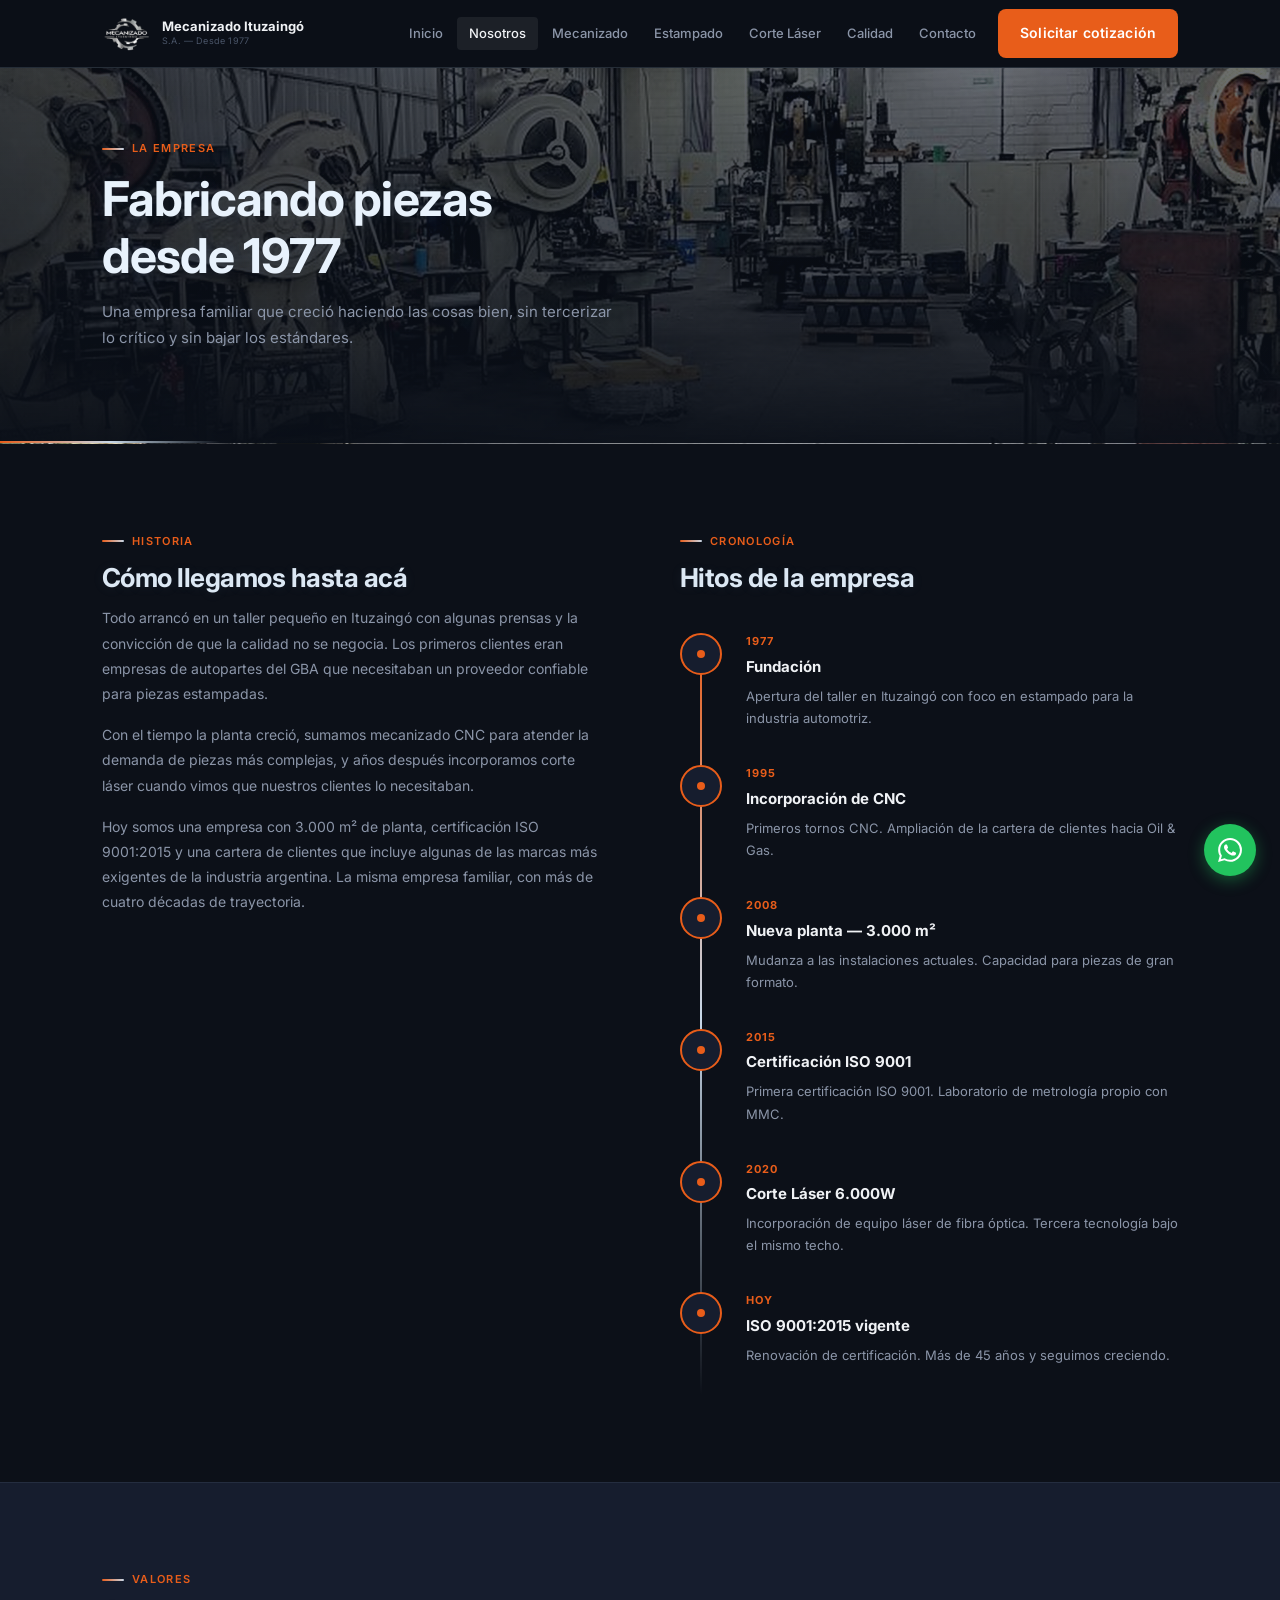
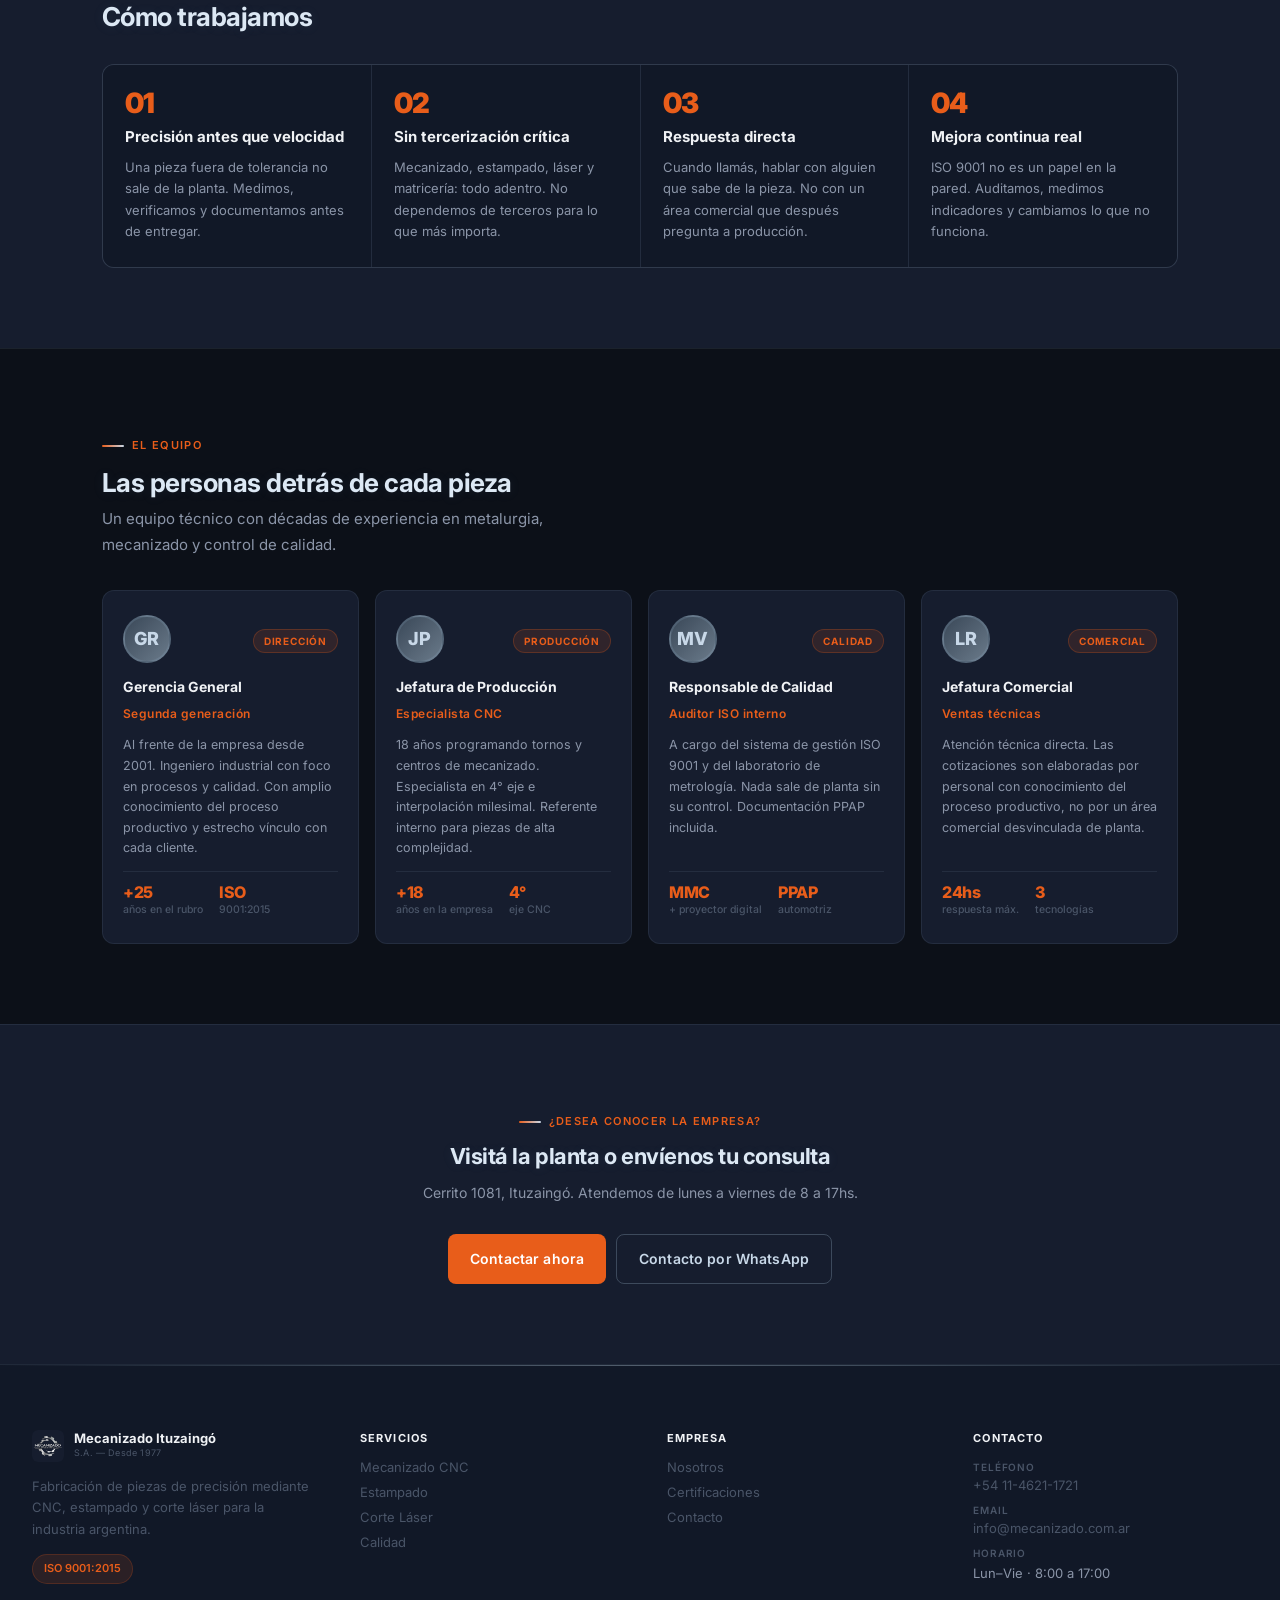
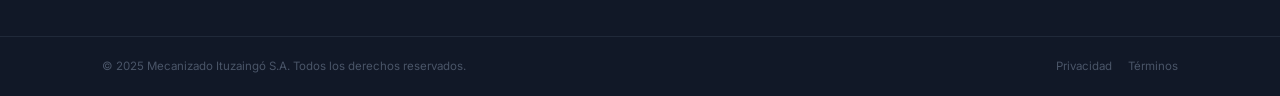
<file: nosotros.html>
<!DOCTYPE html>
<html lang="es">
<head>
  <meta charset="UTF-8" />
  <meta name="viewport" content="width=device-width, initial-scale=1.0" />
  <meta name="description" content="Conocé la historia de Mecanizado Ituzaingó S.A. — empresa familiar fundada en 1977 en Ituzaingó, Buenos Aires. ISO 9001:2015." />
  <title>Nosotros — Mecanizado Ituzaingó S.A.</title>
  <!-- Favicon -->
  <link rel="icon" type="image/x-icon" href="assets/favicon.ico" />
  <link rel="icon" type="image/png" sizes="32x32" href="assets/favicon_32.png" />
  <link rel="apple-touch-icon" sizes="180x180" href="assets/favicon_180.png" />
  <link rel="preconnect" href="https://fonts.googleapis.com">
  <link rel="preconnect" href="https://fonts.gstatic.com" crossorigin>
  <link rel="stylesheet" href="https://fonts.googleapis.com/css2?family=Inter:wght@400;500;600;700&display=swap" media="print" onload="this.media='all'">
  <link rel="stylesheet" href="css/main.css" />
  <link rel="stylesheet" href="css/navbar.css" />
  <link rel="stylesheet" href="css/servicios.css" />
  <link rel="stylesheet" href="css/icons.css" />
  <link rel="stylesheet" href="css/metallic.css" />
  <link rel="stylesheet" href="css/footer.css" />
  <style>
    /* ── Timeline ─────────────────────────── */
    .timeline { position:relative; padding:0; margin-top:40px; }
    .timeline::before {
      content:'';
      position:absolute;
      left:16px; top:6px; bottom:6px;
      width:2px;
      background:linear-gradient(to bottom,var(--accent),var(--steel-light),transparent);
    }
    .tl-item {
      display:flex;
      gap:24px;
      padding:0 0 36px 0;
      position:relative;
    }
    .tl-dot {
      width:34px;
      height:34px;
      border-radius:50%;
      background:var(--surface);
      border:2px solid var(--accent);
      display:flex;
      align-items:center;
      justify-content:center;
      flex-shrink:0;
      position:relative;
      z-index:1;
    }
    .tl-dot-inner {
      width:8px; height:8px;
      border-radius:50%;
      background:var(--accent);
    }
    .tl-body {}
    .tl-year {
      font-size:11px;
      font-weight:700;
      color:var(--accent);
      letter-spacing:0.1em;
      text-transform:uppercase;
      margin-bottom:4px;
    }
    .tl-title {
      font-size:15px;
      font-weight:700;
      color:var(--text-primary);
      margin-bottom:6px;
    }
    .tl-desc {
      font-size:13px;
      color:var(--text-secondary);
      line-height:1.7;
    }

    /* ── Valores ──────────────────────────── */
    .valores-grid {
      display:grid;
      grid-template-columns:1fr;
      gap:1px;
      background:var(--border);
      border:1px solid var(--border);
      border-radius:var(--r-lg);
      overflow:hidden;
      margin-top:32px;
    }
    .valor-cell {
      background:var(--bg-elevated);
      padding:24px 22px;
      display:flex;
      flex-direction:column;
      gap:8px;
    }
    .valor-num {
      font-size:28px;
      font-weight:900;
      color:var(--accent);
      letter-spacing:-0.03em;
      line-height:1;
    }
    .valor-title { font-size:15px; font-weight:700; color:var(--text-primary); }
    .valor-desc  { font-size:13px; color:var(--text-secondary); line-height:1.65; }

    /* ── Equipo ───────────────────────────── */
    .equipo-grid {
      display:grid;
      grid-template-columns:1fr 1fr;
      gap:16px;
      margin-top:32px;
    }
    .equipo-card {
      background:var(--surface);
      border:1px solid var(--border);
      border-radius:var(--r-lg);
      padding:24px 20px;
      display:flex;
      flex-direction:column;
      gap:8px;
    }
    .equipo-avatar {
      width:48px; height:48px;
      border-radius:50%;
      background:linear-gradient(135deg,var(--steel-dark),var(--steel-mid));
      display:flex;
      align-items:center;
      justify-content:center;
      font-size:18px;
      font-weight:800;
      color:var(--steel-light);
      margin-bottom:4px;
    }
    .equipo-nombre { font-size:14px; font-weight:700; color:var(--text-primary); }
    .equipo-cargo  { font-size:12px; color:var(--accent); font-weight:600; letter-spacing:0.04em; }
    .equipo-bio    { font-size:12.5px; color:var(--text-secondary); line-height:1.65; margin-top:4px; }

    /* ── Responsive ───────────────────────── */
    .inner-section { padding:48px var(--px); }
    .inner-section + .inner-section { border-top:1px solid var(--border); }

    @media(min-width:640px){
      .inner-section{padding:64px var(--px);}
      .valores-grid{grid-template-columns:1fr 1fr;}
      .timeline::before{left:20px;}
      .tl-dot{width:42px;height:42px;}
    }
    @media(min-width:1024px){
      .inner-section{padding:80px 2rem;}
      .valores-grid{grid-template-columns:repeat(4,1fr);}
      .equipo-grid{grid-template-columns:repeat(4,1fr);}
      .two-col{display:grid;grid-template-columns:1fr 1fr;gap:5rem;align-items:start;}
    }
  </style>
  <!-- Google Analytics GA4 -->
  <!-- REEMPLAZÁ "G-7C6R83QK8C" con tu ID real de Google Analytics 4 -->
  <!-- Para obtenerlo: analytics.google.com → Administrador → Flujos de datos → tu sitio -->
  <script async src="https://www.googletagmanager.com/gtag/js?id=G-7C6R83QK8C"></script>
  <script>
    window.dataLayer = window.dataLayer || [];
    function gtag(){ dataLayer.push(arguments); }
    gtag('js', new Date());
    gtag('config', 'G-7C6R83QK8C', {
      page_title: document.title,
      send_page_view: true
    });
  </script>
</head>
<body>

  <!-- Loader -->
  <div class="site-loader" id="siteLoader">
    <div class="loader-logo">
      <img src="assets/logo_nav.png" alt="Mecanizado Ituzaingó" />
    </div>
  </div>

  <nav class="navbar" id="navbar">
    <div class="nav-wrap">
      <a href="index.html" class="nav-logo">
        <div class="nav-logo-img-wrap"><img src="assets/logo_nav.png" alt="Mecanizado Ituzaingó S.A." onerror="this.parentElement.style.display='none';this.parentElement.nextElementSibling.style.display='flex';" /></div>
        <div class="nav-logo-fallback" style="display:none;">M</div>
        <div class="nav-logo-text"><span class="nav-logo-name">Mecanizado Ituzaingó</span><span class="nav-logo-since">S.A. — Desde 1977</span></div>
      </a>
      <ul class="nav-menu" id="navMenu">
        <li><a href="index.html">Inicio</a></li>
        <li><a href="nosotros.html" class="active">Nosotros</a></li>
        <li><a href="mecanizado.html">Mecanizado</a></li>
        <li><a href="estampado.html">Estampado</a></li>
        <li><a href="laser.html">Corte Láser</a></li>
        <li><a href="calidad.html">Calidad</a></li>
        <li><a href="contacto.html">Contacto</a></li>
      </ul>
      <a href="contacto.html" class="btn btn-accent nav-cta">Solicitar cotización</a>
      <button class="nav-burger" id="navBurger" aria-label="Abrir menú" aria-expanded="false">
        <span class="nav-burger-line"></span><span class="nav-burger-line"></span><span class="nav-burger-line"></span>
      </button>
    </div>
  </nav>

  <!-- HEADER -->
  <header class="page-header has-bg" style="background-image:url('assets/planta.jpg');">
    <div class="container">
      <span class="eyebrow">La empresa</span>
      <h1 class="section-h2" style="font-size:clamp(28px,4vw,48px);margin-bottom:14px;">Fabricando piezas<br>desde 1977</h1>
      <p class="section-lead">Una empresa familiar que creció haciendo las cosas bien, sin tercerizar lo crítico y sin bajar los estándares.</p>
    </div>
  </header>

  <!-- HISTORIA + TIMELINE -->
  <div class="inner-section" style="background:var(--bg);">
    <div class="container">
      <div class="two-col">
        <div>
          <span class="eyebrow">Historia</span>
          <h2 class="section-h2" style="font-size:26px;">Cómo llegamos hasta acá</h2>
          <p style="font-size:14px;color:var(--text-secondary);line-height:1.8;margin-bottom:16px;">
            Todo arrancó en un taller pequeño en Ituzaingó con algunas prensas y la convicción de que la calidad no se negocia.
            Los primeros clientes eran empresas de autopartes del GBA que necesitaban un proveedor confiable para piezas estampadas.
          </p>
          <p style="font-size:14px;color:var(--text-secondary);line-height:1.8;margin-bottom:16px;">
            Con el tiempo la planta creció, sumamos mecanizado CNC para atender la demanda de piezas más complejas,
            y años después incorporamos corte láser cuando vimos que nuestros clientes lo necesitaban.
          </p>
          <p style="font-size:14px;color:var(--text-secondary);line-height:1.8;">
            Hoy somos una empresa con 3.000 m² de planta, certificación ISO 9001:2015 y una cartera de clientes que incluye
            algunas de las marcas más exigentes de la industria argentina. La misma empresa familiar, con más de cuatro décadas de trayectoria.
          </p>
        </div>
        <div>
          <span class="eyebrow">Cronología</span>
          <h2 class="section-h2" style="font-size:26px;">Hitos de la empresa</h2>
          <div class="timeline">
            <div class="tl-item reveal">
              <div class="tl-dot"><div class="tl-dot-inner"></div></div>
              <div class="tl-body">
                <p class="tl-year">1977</p>
                <p class="tl-title">Fundación</p>
                <p class="tl-desc">Apertura del taller en Ituzaingó con foco en estampado para la industria automotriz.</p>
              </div>
            </div>
            <div class="tl-item reveal">
              <div class="tl-dot"><div class="tl-dot-inner"></div></div>
              <div class="tl-body">
                <p class="tl-year">1995</p>
                <p class="tl-title">Incorporación de CNC</p>
                <p class="tl-desc">Primeros tornos CNC. Ampliación de la cartera de clientes hacia Oil & Gas.</p>
              </div>
            </div>
            <div class="tl-item reveal">
              <div class="tl-dot"><div class="tl-dot-inner"></div></div>
              <div class="tl-body">
                <p class="tl-year">2008</p>
                <p class="tl-title">Nueva planta — 3.000 m²</p>
                <p class="tl-desc">Mudanza a las instalaciones actuales. Capacidad para piezas de gran formato.</p>
              </div>
            </div>
            <div class="tl-item reveal">
              <div class="tl-dot"><div class="tl-dot-inner"></div></div>
              <div class="tl-body">
                <p class="tl-year">2015</p>
                <p class="tl-title">Certificación ISO 9001</p>
                <p class="tl-desc">Primera certificación ISO 9001. Laboratorio de metrología propio con MMC.</p>
              </div>
            </div>
            <div class="tl-item reveal">
              <div class="tl-dot"><div class="tl-dot-inner"></div></div>
              <div class="tl-body">
                <p class="tl-year">2020</p>
                <p class="tl-title">Corte Láser 6.000W</p>
                <p class="tl-desc">Incorporación de equipo láser de fibra óptica. Tercera tecnología bajo el mismo techo.</p>
              </div>
            </div>
            <div class="tl-item reveal">
              <div class="tl-dot"><div class="tl-dot-inner"></div></div>
              <div class="tl-body">
                <p class="tl-year">Hoy</p>
                <p class="tl-title">ISO 9001:2015 vigente</p>
                <p class="tl-desc">Renovación de certificación. Más de 45 años y seguimos creciendo.</p>
              </div>
            </div>
          </div>
        </div>
      </div>
    </div>
  </div>

  <!-- VALORES -->
  <div class="inner-section" style="background:var(--surface);">
    <div class="container">
      <span class="eyebrow">Valores</span>
      <h2 class="section-h2" style="font-size:26px;">Cómo trabajamos</h2>
      <div class="valores-grid">
        <div class="valor-cell reveal">
          <span class="valor-num">01</span>
          <h3 class="valor-title">Precisión antes que velocidad</h3>
          <p class="valor-desc">Una pieza fuera de tolerancia no sale de la planta. Medimos, verificamos y documentamos antes de entregar.</p>
        </div>
        <div class="valor-cell reveal">
          <span class="valor-num">02</span>
          <h3 class="valor-title">Sin tercerización crítica</h3>
          <p class="valor-desc">Mecanizado, estampado, láser y matricería: todo adentro. No dependemos de terceros para lo que más importa.</p>
        </div>
        <div class="valor-cell reveal">
          <span class="valor-num">03</span>
          <h3 class="valor-title">Respuesta directa</h3>
          <p class="valor-desc">Cuando llamás, hablar con alguien que sabe de la pieza. No con un área comercial que después pregunta a producción.</p>
        </div>
        <div class="valor-cell reveal">
          <span class="valor-num">04</span>
          <h3 class="valor-title">Mejora continua real</h3>
          <p class="valor-desc">ISO 9001 no es un papel en la pared. Auditamos, medimos indicadores y cambiamos lo que no funciona.</p>
        </div>
      </div>
    </div>
  </div>

  <!-- EQUIPO -->
  <div class="inner-section" style="background:var(--bg);">
    <div class="container">
      <span class="eyebrow">El equipo</span>
      <h2 class="section-h2" style="font-size:26px;margin-bottom:8px;">Las personas detrás de cada pieza</h2>
      <p class="section-lead">Un equipo técnico con décadas de experiencia en metalurgia, mecanizado y control de calidad.</p>
      <div class="equipo-grid">

        <div class="equipo-card reveal">
          <div class="equipo-header">
            <div class="equipo-avatar">GR</div>
            <div class="equipo-badge">Dirección</div>
          </div>
          <p class="equipo-nombre">Gerencia General</p>
          <p class="equipo-cargo">Segunda generación</p>
          <p class="equipo-bio">Al frente de la empresa desde 2001. Ingeniero industrial con foco en procesos y calidad. Con amplio conocimiento del proceso productivo y estrecho vínculo con cada cliente.</p>
          <div class="equipo-stats">
            <div class="equipo-stat"><span class="equipo-stat-val">+25</span><span class="equipo-stat-key">años en el rubro</span></div>
            <div class="equipo-stat"><span class="equipo-stat-val">ISO</span><span class="equipo-stat-key">9001:2015</span></div>
          </div>
        </div>

        <div class="equipo-card reveal">
          <div class="equipo-header">
            <div class="equipo-avatar">JP</div>
            <div class="equipo-badge">Producción</div>
          </div>
          <p class="equipo-nombre">Jefatura de Producción</p>
          <p class="equipo-cargo">Especialista CNC</p>
          <p class="equipo-bio">18 años programando tornos y centros de mecanizado. Especialista en 4° eje e interpolación milesimal. Referente interno para piezas de alta complejidad.</p>
          <div class="equipo-stats">
            <div class="equipo-stat"><span class="equipo-stat-val">+18</span><span class="equipo-stat-key">años en la empresa</span></div>
            <div class="equipo-stat"><span class="equipo-stat-val">4°</span><span class="equipo-stat-key">eje CNC</span></div>
          </div>
        </div>

        <div class="equipo-card reveal">
          <div class="equipo-header">
            <div class="equipo-avatar">MV</div>
            <div class="equipo-badge">Calidad</div>
          </div>
          <p class="equipo-nombre">Responsable de Calidad</p>
          <p class="equipo-cargo">Auditor ISO interno</p>
          <p class="equipo-bio">A cargo del sistema de gestión ISO 9001 y del laboratorio de metrología. Nada sale de planta sin su control. Documentación PPAP incluida.</p>
          <div class="equipo-stats">
            <div class="equipo-stat"><span class="equipo-stat-val">MMC</span><span class="equipo-stat-key">+ proyector digital</span></div>
            <div class="equipo-stat"><span class="equipo-stat-val">PPAP</span><span class="equipo-stat-key">automotriz</span></div>
          </div>
        </div>

        <div class="equipo-card reveal">
          <div class="equipo-header">
            <div class="equipo-avatar">LR</div>
            <div class="equipo-badge">Comercial</div>
          </div>
          <p class="equipo-nombre">Jefatura Comercial</p>
          <p class="equipo-cargo">Ventas técnicas</p>
          <p class="equipo-bio">Atención técnica directa. Las cotizaciones son elaboradas por personal con conocimiento del proceso productivo, no por un área comercial desvinculada de planta.</p>
          <div class="equipo-stats">
            <div class="equipo-stat"><span class="equipo-stat-val">24hs</span><span class="equipo-stat-key">respuesta máx.</span></div>
            <div class="equipo-stat"><span class="equipo-stat-val">3</span><span class="equipo-stat-key">tecnologías</span></div>
          </div>
        </div>

      </div>
    </div>
  </div>

  <!-- CTA -->
  <section class="s-cta">
    <div class="container">
      <div class="s-cta-inner reveal">
        <span class="eyebrow" style="justify-content:center;">¿Desea conocer la empresa?</span>
        <h2 class="section-h2">Visitá la planta o envíenos tu consulta</h2>
        <p class="section-lead">Cerrito 1081, Ituzaingó. Atendemos de lunes a viernes de 8 a 17hs.</p>
        <div class="s-cta-actions">
          <a href="contacto.html" class="btn btn-accent">Contactar ahora</a>
          <a href="https://wa.me/5491146211721?text=Hola%2C%20vi%20la%20p%C3%A1gina%20de%20Mecanizado%20Ituzaing%C3%B3%20y%20quer%C3%ADa%20consultar." target="_blank" rel="noopener" class="btn btn-ghost">Contacto por WhatsApp</a>
        </div>
      </div>
    </div>
  </section>

  <footer class="site-footer">
    <div class="footer-top">
      <div class="footer-brand">
        <div class="footer-brand-logo"><div class="nav-logo-img-wrap" style="width:32px;height:32px;border-radius:6px;overflow:hidden;background:var(--surface);display:flex;align-items:center;justify-content:center;flex-shrink:0;"><img src="assets/logo_nav.png" alt="Logo" style="width:100%;height:100%;object-fit:contain;" /></div><div><span class="nav-logo-name">Mecanizado Ituzaingó</span><span class="nav-logo-since">S.A. — Desde 1977</span></div></div>
        <p class="footer-tagline">Fabricación de piezas de precisión mediante CNC, estampado y corte láser para la industria argentina.</p>
        <span class="footer-iso">ISO 9001:2015</span>
      </div>
      <div class="footer-cols">
        <nav class="footer-col"><p class="footer-col-title">Servicios</p><a href="mecanizado.html">Mecanizado CNC</a><a href="estampado.html">Estampado</a><a href="laser.html">Corte Láser</a><a href="calidad.html">Calidad</a></nav>
        <nav class="footer-col"><p class="footer-col-title">Empresa</p><a href="nosotros.html">Nosotros</a><a href="calidad.html">Certificaciones</a><a href="contacto.html">Contacto</a></nav>
        <div class="footer-col"><p class="footer-col-title">Contacto</p><div class="footer-contact-item"><span class="footer-contact-label">Teléfono</span><a href="tel:+541146211721" class="footer-contact-val">+54 11-4621-1721</a></div><div class="footer-contact-item"><span class="footer-contact-label">Email</span><a href="mailto:info@mecanizado.com.ar" class="footer-contact-val">info@mecanizado.com.ar</a></div><div class="footer-contact-item"><span class="footer-contact-label">Horario</span><span class="footer-contact-val">Lun–Vie · 8:00 a 17:00</span></div></div>
      </div>
    </div>
    <div class="footer-bottom"><div class="footer-bottom-inner"><p class="footer-copy">&copy; 2025 Mecanizado Ituzaingó S.A. Todos los derechos reservados.</p><nav class="footer-legal"><a href="#">Privacidad</a><a href="#">Términos</a></nav></div></div>
  </footer>

  <a href="https://wa.me/5491146211721?text=Hola%2C%20vi%20la%20p%C3%A1gina%20de%20Mecanizado%20Ituzaing%C3%B3%20y%20quer%C3%ADa%20consultar." target="_blank" rel="noopener" class="wa-fab" aria-label="WhatsApp"><span class="icon icon-wa icon-white icon-lg"></span></a>
  <script src="js/main.js"></script>
</body>
</html>
</file>
<file: css/main.css>
/* ================================================
   Mecanizado Ituzaingó S.A. — main.css
   MOBILE FIRST — base = 375px, escala hacia arriba
   ================================================ */

:root {
  --bg:            #0c1018;
  --bg-elevated:   #111827;
  --surface:       #161d2e;
  --surface-hover: #1e2640;
  --border:        rgba(255,255,255,0.07);
  --border-strong: rgba(255,255,255,0.12);
  --accent:        #e85d1a;
  --accent-light:  #f07234;
  --accent-dim:    rgba(232,93,26,0.12);
  --accent-glow:   rgba(232,93,26,0.25);
  --text-primary:  #f0f2f5;
  --text-secondary:#8b95a8;
  --text-muted:    #4a5568;
  --font-body:     'Inter','Segoe UI',system-ui,-apple-system,sans-serif;
  --font-display:  'Inter','Segoe UI',system-ui,-apple-system,sans-serif;
  --max-w:         1140px;
  --r-sm:          4px;
  --r-md:          8px;
  --r-lg:          12px;
  --ease:          cubic-bezier(0.4,0,0.2,1);
  --px:            1.1rem;   /* padding horizontal mobile */
}

*, *::before, *::after { box-sizing: border-box; margin: 0; padding: 0; }
html { scroll-behavior: smooth; -webkit-text-size-adjust: 100%; }

body {
  font-family: var(--font-body);
  background: var(--bg);
  color: var(--text-primary);
  line-height: 1.6;
  -webkit-font-smoothing: antialiased;
  padding-top: 60px; /* mobile navbar height */
  overflow-x: hidden;
}

img { max-width: 100%; height: auto; display: block; }
a   { color: inherit; text-decoration: none; }

/* ── Botones ─────────────────────────────────── */
.btn {
  display: inline-flex;
  align-items: center;
  justify-content: center;
  gap: 8px;
  font-family: var(--font-body);
  font-size: 14px;
  font-weight: 600;
  padding: 13px 22px;
  border-radius: var(--r-md);
  border: none;
  cursor: pointer;
  letter-spacing: 0.01em;
  transition: all 0.22s var(--ease);
  white-space: nowrap;
  -webkit-tap-highlight-color: transparent;
  touch-action: manipulation;
}
.btn-accent { background: var(--accent); color: #fff; }
.btn-accent:hover  { background: var(--accent-light); }
.btn-accent:active { background: var(--accent-light); transform: scale(0.98); }

.btn-ghost {
  background: transparent;
  color: var(--text-secondary);
  border: 1px solid var(--border-strong);
}
.btn-ghost:hover  { border-color: var(--accent); color: var(--accent); background: var(--accent-dim); }
.btn-ghost:active { transform: scale(0.98); }

.btn-full { width: 100%; }

/* ── Layout ──────────────────────────────────── */
.container {
  width: 100%;
  max-width: var(--max-w);
  margin: 0 auto;
  padding: 0 var(--px);
}

/* ── Tipografía ──────────────────────────────── */
.eyebrow {
  display: inline-flex;
  align-items: center;
  gap: 8px;
  font-size: 11px;
  font-weight: 600;
  color: var(--accent);
  letter-spacing: 0.12em;
  text-transform: uppercase;
  margin-bottom: 12px;
}
.eyebrow::before {
  content: '';
  display: block;
  width: 16px;
  height: 1.5px;
  background: var(--accent);
  border-radius: 2px;
  flex-shrink: 0;
}

.section-h2 {
  font-family: var(--font-display);
  font-size: 24px;
  font-weight: 700;
  color: var(--text-primary);
  line-height: 1.2;
  letter-spacing: -0.02em;
  margin-bottom: 12px;
}

.section-lead {
  font-size: 14px;
  color: var(--text-secondary);
  line-height: 1.75;
  max-width: 100%;
}

/* ── ISO Bar ─────────────────────────────────── */
.iso-bar {
  background: var(--accent);
  padding: 16px var(--px);
  display: flex;
  flex-direction: column;
  gap: 12px;
}
.iso-bar-left { display: flex; align-items: center; gap: 12px; }
.iso-bar-icon {
  width: 38px; height: 38px;
  background: rgba(255,255,255,0.2);
  border-radius: 50%;
  display: flex; align-items: center; justify-content: center;
  font-size: 16px;
  flex-shrink: 0;
}
.iso-bar-title { font-size: 13px; font-weight: 700; color: #fff; }
.iso-bar-sub   { font-size: 11px; color: rgba(255,255,255,0.8); margin-top: 2px; }
.iso-bar-link  {
  font-size: 12px;
  font-weight: 600;
  color: #fff;
  border: 1px solid rgba(255,255,255,0.5);
  padding: 8px 16px;
  border-radius: var(--r-sm);
  width: fit-content;
}

/* ── Page header (páginas internas) ─────────── */
.page-header {
  background: var(--surface);
  border-bottom: 1px solid var(--border);
  padding: 40px var(--px) 32px;
  position: relative;
  overflow: hidden;
}
.page-header::after {
  content: '';
  position: absolute;
  bottom: 0; left: 0; right: 0;
  height: 2px;
  background: linear-gradient(90deg, var(--accent), transparent);
}
.page-header .section-h2 { font-size: 26px; }

/* ── CTA section ─────────────────────────────── */
.s-cta {
  background: var(--surface);
  padding: 56px var(--px);
  border-top: 1px solid var(--border);
}
.s-cta-inner { text-align: center; }
.s-cta-inner .section-h2 { font-size: 22px; margin-bottom: 12px; }
.s-cta-inner .section-lead { margin: 0 auto 28px; font-size: 14px; }
.s-cta-actions { display: flex; flex-direction: column; gap: 10px; }

/* ── WhatsApp FAB ────────────────────────────── */
.wa-fab {
  position: fixed;
  bottom: 20px;
  right: 20px;
  width: 52px;
  height: 52px;
  background: #22c35e;
  border-radius: 50%;
  display: flex; align-items: center; justify-content: center;
  font-size: 24px;
  z-index: 900;
  box-shadow: 0 4px 16px rgba(34,195,94,0.4);
  -webkit-tap-highlight-color: transparent;
}

/* ── Animaciones ─────────────────────────────── */
.reveal {
  opacity: 0;
  transform: translateY(20px);
  transition: opacity 0.5s var(--ease), transform 0.5s var(--ease);
}
.reveal.in { opacity: 1; transform: none; }

/* ── Tablet 640px+ ───────────────────────────── */
@media (min-width: 640px) {
  :root { --px: 1.5rem; }
  body { padding-top: 64px; }
  .section-h2 { font-size: 28px; }
  .iso-bar { flex-direction: row; align-items: center; justify-content: space-between; padding: 18px 2rem; }
  .page-header { padding: 52px 2rem 40px; }
  .s-cta-actions { flex-direction: row; justify-content: center; }
  .wa-fab { bottom: 24px; right: 24px; }
}

/* ── Desktop 1024px+ ─────────────────────────── */
@media (min-width: 1024px) {
  :root { --px: 2rem; }
  body { padding-top: 68px; }
  .section-h2 { font-size: clamp(28px, 3vw, 38px); }
  .section-lead { font-size: 15px; max-width: 520px; }
  .page-header { padding: 64px 2rem 52px; }
  .s-cta { padding: 80px 2rem; }
  .btn:hover { transform: translateY(-1px); }
  .btn-accent:hover { box-shadow: 0 6px 20px var(--accent-glow); }
}

/* ── Sección Clientes ────────────────────────── */
.s-clientes {
  background: var(--bg-elevated);
  padding: 56px 0;
  border-top: 1px solid var(--border);
  border-bottom: 1px solid var(--border);
  overflow: hidden;
}

.s-clientes .container {
  margin-bottom: 40px;
  padding: 0 var(--px);
}

/* Banda de logos con scroll automático */
.clientes-track-wrap {
  position: relative;
  overflow: hidden;
  width: 100%;
}

/* Degradados laterales para efecto fade */
.clientes-track-wrap::before,
.clientes-track-wrap::after {
  content: '';
  position: absolute;
  top: 0; bottom: 0;
  width: 100px;
  z-index: 2;
  pointer-events: none;
}
.clientes-track-wrap::before {
  left: 0;
  background: linear-gradient(to right, var(--bg-elevated), transparent);
}
.clientes-track-wrap::after {
  right: 0;
  background: linear-gradient(to left, var(--bg-elevated), transparent);
}

.clientes-track {
  overflow: hidden;
}

.clientes-list {
  display: flex;
  align-items: center;
  gap: 0;
  width: max-content;
  animation: clientesScroll 32s linear infinite;
}
.clientes-list:hover { animation-play-state: paused; }

@keyframes clientesScroll {
  0%   { transform: translateX(0); }
  100% { transform: translateX(-50%); }
}

.cliente-item {
  display: flex;
  align-items: center;
  justify-content: center;
  padding: 0 40px;
  height: 80px;
  flex-shrink: 0;
  border-right: 1px solid var(--border);
  transition: opacity 0.2s;
}
.cliente-item:hover { opacity: 0.8; }

.cliente-item img {
  max-height: 48px;
  max-width: 120px;
  width: auto;
  height: auto;
  object-fit: contain;
  /* Colores originales siempre, máxima calidad */
  filter: brightness(1.05) contrast(1.08) saturate(1.1);
  transition: filter 0.3s var(--ease), transform 0.3s var(--ease);
}
.cliente-item:hover img {
  filter: brightness(1.15) contrast(1.1) saturate(1.2);
  transform: scale(1.07);
}

@media (min-width: 640px) {
  .s-clientes { padding: 72px 0; }
  .s-clientes .container { margin-bottom: 48px; }
  .cliente-item { padding: 0 52px; height: 96px; }
  .cliente-item img { max-height: 56px; max-width: 140px; }
  .clientes-track-wrap::before,
  .clientes-track-wrap::after { width: 160px; }
}

@media (min-width: 1024px) {
  .s-clientes { padding: 96px 0; }
  .s-clientes .container { margin-bottom: 56px; }
  .cliente-item { padding: 0 64px; height: 110px; }
  .cliente-item img { max-height: 64px; max-width: 160px; }
  .clientes-track-wrap::before,
  .clientes-track-wrap::after { width: 200px; }
}

/* ── ISO Bar sello imagen ────────────────────── */
.iso-bar-seal {
  width: 48px;
  height: 48px;
  flex-shrink: 0;
  display: flex;
  align-items: center;
  justify-content: center;
}
.iso-bar-seal img {
  width: 48px;
  height: 48px;
  object-fit: contain;
  filter: brightness(1.8);
}

@media (min-width: 640px) {
  .iso-bar-seal { width: 56px; height: 56px; }
  .iso-bar-seal img { width: 56px; height: 56px; }
}

/* ── Sección Nuestra Planta ──────────────────── */
.s-planta { position: relative; overflow: hidden; }

.planta-img-wrap {
  position: relative;
  height: 360px;
}

.planta-img-wrap img {
  width: 100%;
  height: 100%;
  object-fit: cover;
  object-position: center;
  display: block;
}

.planta-overlay {
  position: absolute;
  inset: 0;
  background: linear-gradient(
    to right,
    rgba(10,15,24,0.92) 0%,
    rgba(10,15,24,0.70) 50%,
    rgba(10,15,24,0.30) 100%
  );
}

.planta-content {
  position: absolute;
  top: 50%;
  left: var(--px);
  transform: translateY(-50%);
  max-width: 480px;
  z-index: 1;
}

.planta-content .section-h2 {
  font-size: 24px;
  margin-bottom: 10px;
  color: #e8f0f8;
}

.planta-content p {
  font-size: 14px;
  color: var(--text-secondary);
  margin-bottom: 20px;
  line-height: 1.65;
}

@media (min-width: 640px) {
  .planta-img-wrap { height: 420px; }
  .planta-content { left: 2rem; }
  .planta-content .section-h2 { font-size: 30px; }
}

@media (min-width: 1024px) {
  .planta-img-wrap { height: 500px; }
  .planta-content {
    left: calc((100vw - var(--max-w)) / 2 + 2rem);
    max-width: 560px;
  }
  .planta-content .section-h2 { font-size: 36px; }
  .planta-overlay {
    background: linear-gradient(
      to right,
      rgba(10,15,24,0.95) 0%,
      rgba(10,15,24,0.72) 45%,
      rgba(10,15,24,0.15) 100%
    );
  }
}

/* ── Sección Nosotros ────────────────────────── */
.s-nosotros {
  background: var(--surface);
  padding: 56px var(--px);
  border-top: 1px solid var(--border);
  border-bottom: 1px solid var(--border);
}

.nosotros-inner {
  display: flex;
  flex-direction: column;
  gap: 40px;
}

.nosotros-p {
  font-size: 14px;
  color: var(--text-secondary);
  line-height: 1.8;
  margin-bottom: 14px;
}

.nosotros-tags {
  display: flex;
  flex-wrap: wrap;
  gap: 8px;
  margin-top: 8px;
}
.nosotros-tag {
  background: var(--accent-dim);
  border: 1px solid rgba(232,93,26,0.25);
  color: var(--accent);
  font-size: 12px;
  font-weight: 600;
  padding: 5px 13px;
  border-radius: 100px;
  letter-spacing: 0.02em;
}

/* Números animados */
.nosotros-numeros {
  display: grid;
  grid-template-columns: 1fr 1fr;
  gap: 1px;
  background: var(--border);
  border: 1px solid var(--border);
  border-radius: var(--r-lg);
  overflow: hidden;
}

.nosotros-num {
  background: var(--bg-elevated);
  padding: 24px 20px;
  display: flex;
  flex-direction: column;
  align-items: flex-start;
  gap: 4px;
}

.nosotros-val {
  font-family: var(--font-display);
  font-size: 36px;
  font-weight: 800;
  color: var(--steel-light, #c8d8e8);
  letter-spacing: -0.03em;
  line-height: 1;
}
.nosotros-unit {
  font-size: 18px;
  font-weight: 700;
  color: var(--accent);
  margin-left: 2px;
}
.nosotros-label {
  font-size: 12px;
  color: var(--text-muted);
  line-height: 1.4;
  margin-top: 2px;
}

/* ── FAQ ────────────────────────────────────── */
.s-faq {
  background: var(--bg);
  padding: 56px var(--px);
}
.s-faq .section-h2 { margin-bottom: 32px; }

.faq-grid {
  display: flex;
  flex-direction: column;
  gap: 1px;
  background: var(--border);
  border: 1px solid var(--border);
  border-radius: var(--r-lg);
  overflow: hidden;
}

.faq-item { background: var(--surface); }

.faq-q {
  width: 100%;
  display: flex;
  align-items: center;
  justify-content: space-between;
  gap: 16px;
  padding: 18px 20px;
  background: none;
  border: none;
  cursor: pointer;
  font-family: var(--font-body);
  font-size: 14px;
  font-weight: 600;
  color: var(--text-primary);
  text-align: left;
  transition: background 0.2s;
  -webkit-tap-highlight-color: transparent;
}
.faq-q:hover { background: var(--surface-hover); }

.faq-icon {
  width: 20px;
  height: 20px;
  flex-shrink: 0;
  border: 1.5px solid var(--steel-mid, #6a7a8a);
  border-radius: 50%;
  position: relative;
  transition: border-color 0.2s, transform 0.3s;
}
.faq-icon::before,
.faq-icon::after {
  content: '';
  position: absolute;
  top: 50%; left: 50%;
  background: var(--steel-mid, #6a7a8a);
  border-radius: 1px;
  transition: opacity 0.25s, transform 0.25s;
}
.faq-icon::before {
  width: 8px; height: 1.5px;
  transform: translate(-50%, -50%);
}
.faq-icon::after {
  width: 1.5px; height: 8px;
  transform: translate(-50%, -50%);
}
.faq-q[aria-expanded="true"] .faq-icon {
  border-color: var(--accent);
  transform: rotate(45deg);
}
.faq-q[aria-expanded="true"] .faq-icon::before,
.faq-q[aria-expanded="true"] .faq-icon::after {
  background: var(--accent);
}

.faq-a {
  max-height: 0;
  overflow: hidden;
  transition: max-height 0.35s ease, padding 0.25s ease;
}
.faq-a.open {
  max-height: 300px;
  padding: 0 20px 18px;
}
.faq-a p {
  font-size: 13.5px;
  color: var(--text-secondary);
  line-height: 1.75;
}

/* ── Tablet 640px+ ───────────────────────────── */
@media (min-width: 640px) {
  .s-nosotros { padding: 72px var(--px); }
  .s-faq { padding: 72px var(--px); }
  .nosotros-val { font-size: 44px; }
  .faq-q { font-size: 15px; padding: 20px 24px; }
  .faq-a.open { padding: 0 24px 20px; }
}

/* ── Desktop 1024px+ ─────────────────────────── */
@media (min-width: 1024px) {
  .s-nosotros { padding: 96px 2rem; }
  .s-faq { padding: 96px 2rem; }
  .nosotros-inner {
    flex-direction: row;
    gap: 5rem;
    align-items: flex-start;
  }
  .nosotros-texto { flex: 1; }
  .nosotros-numeros {
    width: 360px;
    flex-shrink: 0;
  }
  .nosotros-val { font-size: 48px; }

  .faq-grid {
    display: grid;
    grid-template-columns: 1fr 1fr;
    gap: 1px;
  }
}

/* ── Loader ──────────────────────────────────── */
.site-loader {
  position: fixed;
  inset: 0;
  z-index: 9999;
  background: var(--bg);
  display: flex;
  align-items: center;
  justify-content: center;
  flex-direction: column;
  gap: 20px;
  transition: opacity 0.5s ease, visibility 0.5s ease;
}
.site-loader.hidden {
  opacity: 0;
  visibility: hidden;
  pointer-events: none;
}
.loader-logo {
  width: 72px; height: 72px;
  animation: loaderPulse 1.2s ease-in-out infinite;
}
.loader-logo img { width: 100%; height: 100%; object-fit: contain; }
.loader-bar {
  width: 120px; height: 2px;
  background: var(--border);
  border-radius: 2px;
  overflow: hidden;
}
.loader-bar-fill {
  height: 100%;
  width: 0%;
  background: linear-gradient(90deg, var(--accent), var(--steel-light));
  border-radius: 2px;
  animation: loaderFill 0.8s ease-out forwards;
}
@keyframes loaderPulse {
  0%,100% { opacity:0.6; transform:scale(0.95); }
  50%      { opacity:1;   transform:scale(1.05); }
}
@keyframes loaderFill {
  0%   { width:0%; }
  100% { width:100%; }
}

/* ── Testimonios ─────────────────────────────── */
.s-testimonios {
  background: var(--surface);
  padding: 56px var(--px);
  border-top: 1px solid var(--border);
  border-bottom: 1px solid var(--border);
}
.s-testimonios .section-h2 { margin-bottom: 32px; }

.testi-grid {
  display: flex;
  flex-direction: column;
  gap: 16px;
}

.testi-card {
  background: var(--bg-elevated);
  border: 1px solid var(--border);
  border-radius: var(--r-lg);
  padding: 28px 24px;
  position: relative;
  display: flex;
  flex-direction: column;
  gap: 16px;
  transition: border-color 0.25s;
}
.testi-card:hover { border-color: rgba(140,168,192,0.28); }

.testi-quote-icon {
  font-family: Georgia, serif;
  font-size: 56px;
  line-height: 1;
  color: var(--accent);
  opacity: 0.4;
  position: absolute;
  top: 16px; left: 20px;
  font-weight: 900;
}

.testi-text {
  font-size: 14px;
  color: var(--text-secondary);
  line-height: 1.8;
  padding-top: 24px;
  font-style: italic;
}

.testi-author {
  display: flex;
  align-items: center;
  gap: 14px;
  padding-top: 12px;
  border-top: 1px solid var(--border);
}

.testi-avatar {
  width: 40px; height: 40px;
  border-radius: 50%;
  background: linear-gradient(135deg, var(--steel-dark), var(--steel-mid));
  display: flex;
  align-items: center;
  justify-content: center;
  font-size: 13px;
  font-weight: 800;
  color: var(--steel-light);
  flex-shrink: 0;
  letter-spacing: 0.02em;
}

.testi-name { font-size: 13.5px; font-weight: 700; color: var(--text-primary); margin-bottom: 2px; }
.testi-role { font-size: 11.5px; color: var(--text-muted); }

/* ── Galería ─────────────────────────────────── */
.s-galeria {
  background: var(--bg);
  padding: 56px 0 0;
}
.s-galeria .container { padding-bottom: 32px; }

.galeria-grid {
  display: grid;
  grid-template-columns: 1fr;
  gap: 3px;
}

.galeria-item {
  position: relative;
  overflow: hidden;
  display: block;
  height: 260px;
}
.galeria-item img {
  width: 100%; height: 100%;
  object-fit: cover;
  transition: transform 0.5s ease;
  filter: brightness(0.75);
}
.galeria-item:hover img {
  transform: scale(1.04);
  filter: brightness(0.9);
}

.galeria-overlay {
  position: absolute;
  inset: 0;
  background: linear-gradient(to top, rgba(10,15,24,0.88) 0%, rgba(10,15,24,0.2) 50%, transparent 100%);
  display: flex;
  flex-direction: column;
  justify-content: flex-end;
  padding: 24px;
  transition: background 0.3s;
}
.galeria-item:hover .galeria-overlay {
  background: linear-gradient(to top, rgba(10,15,24,0.92) 0%, rgba(10,15,24,0.35) 60%, rgba(232,93,26,0.05) 100%);
}

.galeria-tag {
  display: inline-block;
  font-size: 10px;
  font-weight: 700;
  color: var(--accent);
  background: rgba(232,93,26,0.15);
  border: 1px solid rgba(232,93,26,0.35);
  padding: 3px 10px;
  border-radius: 100px;
  letter-spacing: 0.1em;
  text-transform: uppercase;
  margin-bottom: 8px;
  width: fit-content;
}
.galeria-title {
  font-size: 18px;
  font-weight: 700;
  color: #fff;
  line-height: 1.25;
}

/* ── Responsive Testimonios + Galería ────────── */
@media (min-width: 640px) {
  .s-testimonios { padding: 72px var(--px); }
  .testi-grid { flex-direction: row; }
  .testi-card { flex: 1; }
  .s-galeria { padding-top: 72px; }
  .galeria-grid { grid-template-columns: 1fr 1fr; }
  .galeria-item { height: 320px; }
  .galeria-item--lg { grid-row: span 1; }
}
@media (min-width: 1024px) {
  .s-testimonios { padding: 96px 2rem; }
  .s-galeria { padding-top: 96px; }
  .galeria-grid { grid-template-columns: 2fr 1fr 1fr; grid-template-rows: 400px; gap: 4px; }
  .galeria-item { height: 100%; }
  .galeria-item--lg { grid-column: 1; }
  .galeria-title { font-size: 22px; }
}

/* ── Portfolio de piezas ─────────────────────── */
.portfolio-section { border-top: 1px solid var(--border); }

.portfolio-grid {
  display: grid;
  grid-template-columns: 1fr 1fr;
  gap: 8px;
  margin-top: 28px;
}

/* Todas las celdas idénticas — cuadrado forzado */
.portfolio-img-wrap {
  position: relative;
  overflow: hidden;
  border-radius: var(--r-md);
  border: 1px solid var(--border);
  aspect-ratio: 1 / 1;
  background: var(--bg-elevated);
  width: 100%;
}

.portfolio-img-wrap img {
  position: absolute;
  inset: 0;
  width: 100%;
  height: 100%;
  object-fit: cover;
  object-position: center;
  display: block;
  transition: transform 0.45s ease, filter 0.45s ease;
  filter: brightness(0.88) contrast(1.05);
}

.portfolio-item:hover .portfolio-img-wrap img {
  transform: scale(1.06);
  filter: brightness(1.05) contrast(1.05);
}

.portfolio-overlay {
  position: absolute;
  inset: 0;
  display: flex;
  flex-direction: column;
  justify-content: flex-end;
  padding: 32px 14px 14px;
  background: linear-gradient(to top,
    rgba(10,15,24,0.90) 0%,
    rgba(10,15,24,0.4) 55%,
    transparent 100%
  );
  opacity: 0;
  transition: opacity 0.3s ease;
}
/* En mobile siempre visible */
@media (max-width: 639px) {
  .portfolio-overlay { opacity: 1; }
}

.portfolio-item:hover .portfolio-overlay { opacity: 1; }

.portfolio-title {
  font-size: 13px;
  font-weight: 700;
  color: #fff;
  margin-bottom: 3px;
  line-height: 1.3;
}

.portfolio-meta {
  font-size: 11px;
  color: var(--accent);
  font-weight: 600;
  letter-spacing: 0.04em;
}

/* ── Tablet 640px+ ───────────────────────────── */
@media (min-width: 640px) {
  .portfolio-grid { grid-template-columns: repeat(3, 1fr); gap: 10px; }
}

/* ── Desktop 1024px+ ─────────────────────────── */
@media (min-width: 1024px) {
  .portfolio-grid { grid-template-columns: repeat(5, 1fr); gap: 12px; }
  .portfolio-title { font-size: 14px; }
  .portfolio-meta  { font-size: 12px; }
}

/* ── Galería real (6 fotos) — grilla uniforme ── */
.galeria-grid--real {
  grid-template-columns: 1fr 1fr;
  grid-template-rows: auto;
  gap: 3px;
}
.galeria-grid--real .galeria-item {
  height: 200px;
}

@media (min-width: 640px) {
  .galeria-grid--real {
    grid-template-columns: repeat(3, 1fr);
    gap: 4px;
  }
  .galeria-grid--real .galeria-item { height: 240px; }
}

@media (min-width: 1024px) {
  .galeria-grid--real {
    grid-template-columns: repeat(3, 1fr);
    gap: 5px;
  }
  .galeria-grid--real .galeria-item { height: 360px; }
}

/* ── Equipo mejorado ─────────────────────────── */
.equipo-grid {
  display: grid;
  grid-template-columns: 1fr;
  gap: 16px;
  margin-top: 32px;
}

.equipo-card {
  background: var(--bg-elevated);
  border: 1px solid var(--border);
  border-radius: var(--r-lg);
  padding: 24px 22px;
  display: flex;
  flex-direction: column;
  gap: 10px;
  transition: border-color 0.25s, transform 0.25s;
  position: relative;
  overflow: hidden;
}
.equipo-card::before {
  content: '';
  position: absolute;
  top: 0; left: 0; right: 0;
  height: 2px;
  background: linear-gradient(90deg, var(--accent), var(--steel-light), transparent);
  opacity: 0;
  transition: opacity 0.3s;
}
.equipo-card:hover {
  border-color: rgba(140,168,192,0.28);
  transform: translateY(-3px);
}
.equipo-card:hover::before { opacity: 1; }

.equipo-header {
  display: flex;
  align-items: center;
  justify-content: space-between;
  margin-bottom: 4px;
}

.equipo-avatar {
  width: 48px; height: 48px;
  border-radius: 50%;
  background: linear-gradient(135deg, var(--steel-dark), var(--steel-mid));
  border: 2px solid rgba(140,168,192,0.2);
  display: flex;
  align-items: center;
  justify-content: center;
  font-size: 15px;
  font-weight: 800;
  color: var(--steel-light);
  letter-spacing: 0.02em;
  flex-shrink: 0;
}

.equipo-badge {
  font-size: 10px;
  font-weight: 700;
  color: var(--accent);
  background: var(--accent-dim);
  border: 1px solid rgba(232,93,26,0.25);
  padding: 3px 10px;
  border-radius: 100px;
  letter-spacing: 0.08em;
  text-transform: uppercase;
}

.equipo-nombre { font-size: 15px; font-weight: 700; color: var(--text-primary); line-height: 1.2; }
.equipo-cargo  { font-size: 12px; color: var(--steel-light); font-weight: 600; letter-spacing: 0.03em; }
.equipo-bio    { font-size: 13px; color: var(--text-secondary); line-height: 1.7; flex: 1; }

.equipo-stats {
  display: flex;
  gap: 16px;
  padding-top: 12px;
  border-top: 1px solid var(--border);
  margin-top: 4px;
}
.equipo-stat { display: flex; flex-direction: column; gap: 2px; }
.equipo-stat-val {
  font-size: 16px;
  font-weight: 800;
  color: var(--accent);
  letter-spacing: -0.02em;
  line-height: 1;
}
.equipo-stat-key {
  font-size: 10.5px;
  color: var(--text-muted);
  font-weight: 500;
}

/* ── Tablet 640px+ ───────────────────────────── */
@media (min-width: 640px) {
  .equipo-grid { grid-template-columns: 1fr 1fr; }
}

/* ── Desktop 1024px+ ─────────────────────────── */
@media (min-width: 1024px) {
  .equipo-grid { grid-template-columns: repeat(4,1fr); gap: 14px; }
  .equipo-nombre { font-size: 14px; }
  .equipo-bio    { font-size: 13px; }
}
</file>
<file: css/navbar.css>
/* navbar.css — MOBILE FIRST, sin emojis */

.navbar {
  position: fixed;
  top: 0; left: 0; right: 0;
  height: 60px;
  z-index: 1000;
  background: rgba(12,16,24,0.97);
  backdrop-filter: blur(10px);
  -webkit-backdrop-filter: blur(10px);
  border-bottom: 1px solid var(--border);
}

.nav-wrap {
  height: 100%;
  display: flex;
  align-items: center;
  justify-content: space-between;
  padding: 0 var(--px);
}

/* ── Logo ────────────────────────────────────── */
.nav-logo {
  display: flex;
  align-items: center;
  gap: 10px;
  flex-shrink: 0;
  min-width: 0;
}

/* Contenedor del logo imagen */
.nav-logo-img-wrap {
  width: 42px;
  height: 42px;
  border-radius: 0;
  overflow: visible;
  flex-shrink: 0;
  background: transparent;
  display: flex;
  align-items: center;
  justify-content: center;
}

.nav-logo-img-wrap img {
  width: 100%;
  height: 100%;
  object-fit: contain;
  display: block;
}

/* Fallback si no hay logo: bloque naranja con inicial */
.nav-logo-fallback {
  width: 36px;
  height: 36px;
  background: var(--accent);
  border-radius: var(--r-md);
  display: flex;
  align-items: center;
  justify-content: center;
  font-size: 16px;
  font-weight: 800;
  color: #fff;
  letter-spacing: -0.5px;
  flex-shrink: 0;
  font-family: var(--font-display);
}

.nav-logo-text { min-width: 0; }
.nav-logo-name  {
  display: block;
  font-size: 13.5px;
  font-weight: 700;
  color: var(--text-primary);
  line-height: 1.2;
  white-space: nowrap;
  overflow: hidden;
  text-overflow: ellipsis;
}
.nav-logo-since {
  display: block;
  font-size: 9.5px;
  color: var(--text-muted);
  font-weight: 400;
  letter-spacing: 0.02em;
}

/* ── Menu desktop ────────────────────────────── */
.nav-menu {
  display: none;
  position: fixed;
  top: 60px; left: 0; right: 0;
  background: var(--bg-elevated);
  border-bottom: 1px solid var(--border-strong);
  flex-direction: column;
  list-style: none;
  padding: 6px 0 12px;
  box-shadow: 0 12px 32px rgba(0,0,0,0.5);
  z-index: 999;
}
.nav-menu.open { display: flex; }

.nav-menu li a {
  display: block;
  font-size: 15px;
  font-weight: 500;
  color: var(--text-secondary);
  padding: 13px var(--px);
  border-bottom: 1px solid var(--border);
  -webkit-tap-highlight-color: transparent;
  transition: color 0.15s;
}
.nav-menu li:last-child a { border-bottom: none; }
.nav-menu a.active { color: var(--accent); }
.nav-menu a:active  { color: var(--text-primary); }

.nav-cta { display: none; }

/* ── Burger — SVG puro, sin caracteres ──────── */
.nav-burger {
  display: flex;
  flex-direction: column;
  justify-content: center;
  align-items: center;
  gap: 5px;
  width: 40px;
  height: 40px;
  background: none;
  border: none;
  cursor: pointer;
  padding: 8px;
  -webkit-tap-highlight-color: transparent;
  flex-shrink: 0;
}

.nav-burger-line {
  display: block;
  width: 22px;
  height: 2px;
  background: var(--text-secondary);
  border-radius: 2px;
  transition: transform 0.25s var(--ease), opacity 0.25s var(--ease);
  transform-origin: center;
}

.nav-burger.open .nav-burger-line:nth-child(1) {
  transform: translateY(7px) rotate(45deg);
}
.nav-burger.open .nav-burger-line:nth-child(2) {
  opacity: 0;
  transform: scaleX(0);
}
.nav-burger.open .nav-burger-line:nth-child(3) {
  transform: translateY(-7px) rotate(-45deg);
}

/* ── Tablet 640px+ ───────────────────────────── */
@media (min-width: 640px) {
  .navbar { height: 64px; }
  .nav-logo-img-wrap { width: 46px; height: 46px; }
  .nav-logo-fallback  { width: 46px; height: 46px; }
  .nav-logo-name  { font-size: 14px; }
  .nav-menu { top: 64px; }
}

/* ── Desktop 960px+ ─────────────────────────── */
@media (min-width: 960px) {
  .navbar { height: 68px; }

  .nav-wrap {
    max-width: var(--max-w);
    margin: 0 auto;
    padding: 0 2rem;
  }

  .nav-menu {
    display: flex !important;
    position: static;
    flex-direction: row;
    background: none;
    border: none;
    box-shadow: none;
    padding: 0;
    gap: 2px;
    margin-left: auto;
  }

  .nav-menu li a {
    font-size: 13px;
    font-weight: 500;
    padding: 6px 12px;
    border-bottom: none;
    border-radius: var(--r-sm);
    transition: color 0.18s, background 0.18s;
    white-space: nowrap;
  }
  .nav-menu a:hover  { color: var(--text-primary); background: rgba(255,255,255,0.05); }
  .nav-menu a.active {
    color: var(--text-primary);
    background: rgba(255,255,255,0.07);
  }

  .nav-cta    { display: inline-flex; margin-left: 10px; }
  .nav-burger { display: none; }

  .nav-logo-img-wrap { width: 50px; height: 50px; }
  .nav-logo-fallback  { width: 50px; height: 50px; font-size: 17px; }
  .nav-logo-name  { font-size: 14px; }
}
</file>
<file: css/servicios.css>
/* servicios.css — MOBILE FIRST */

/* ── Servicios grid ──────────────────────────── */
.s-servicios {
  background: var(--bg);
  padding: 52px var(--px);
}
.s-servicios-head { margin-bottom: 28px; }
.s-servicios-head .section-lead { margin-top: 8px; }

.s-servicios-grid {
  display: flex;
  flex-direction: column;
  gap: 1px;
  background: var(--border);
  border: 1px solid var(--border);
  border-radius: var(--r-lg);
  overflow: hidden;
}

.service-tile {
  background: var(--surface);
  padding: 24px 20px;
  display: flex;
  flex-direction: column;
  gap: 10px;
  position: relative;
  -webkit-tap-highlight-color: transparent;
  transition: background 0.2s;
}
.service-tile:active { background: var(--surface-hover); }

.service-tile-num  { font-size: 10px; font-weight: 700; color: var(--text-muted); letter-spacing: 0.1em; }
.service-tile-icon { width: 40px; height: 40px; background: var(--accent-dim); border-radius: var(--r-md); display: flex; align-items: center; justify-content: center; font-size: 18px; }
.service-tile-name { font-size: 17px; font-weight: 700; color: var(--text-primary); letter-spacing: -0.01em; }
.service-tile-desc { font-size: 13px; color: var(--text-secondary); line-height: 1.65; flex: 1; }
.service-tile-spec { display: inline-flex; align-items: center; gap: 6px; font-size: 11px; font-weight: 600; color: var(--accent); }
.service-tile-spec::before { content: ''; width: 10px; height: 1px; background: var(--accent); flex-shrink: 0; }
.service-tile-link { font-size: 12px; font-weight: 600; color: var(--text-muted); margin-top: 4px; }

/* ── Por qué elegirnos ───────────────────────── */
.s-porque {
  background: var(--surface);
  padding: 52px var(--px);
  border-top: 1px solid var(--border);
  border-bottom: 1px solid var(--border);
}
.s-porque-left { margin-bottom: 32px; }
.s-porque-left .section-lead { margin-bottom: 20px; }

.s-porque-grid {
  display: flex;
  flex-direction: column;
  gap: 1px;
  background: var(--border);
  border: 1px solid var(--border);
  border-radius: var(--r-lg);
  overflow: hidden;
}
.porque-cell {
  background: var(--bg-elevated);
  padding: 22px 20px;
  display: flex;
  flex-direction: column;
  gap: 8px;
}
.porque-cell-num   { font-size: 10px; font-weight: 700; color: var(--accent); letter-spacing: 0.1em; }
.porque-cell-title { font-size: 15px; font-weight: 600; color: var(--text-primary); line-height: 1.3; }
.porque-cell-text  { font-size: 13px; color: var(--text-secondary); line-height: 1.65; }

/* ── Sectores ────────────────────────────────── */
.s-sectores { background: var(--bg); padding: 52px var(--px); }

.s-sectores-row {
  display: flex;
  flex-wrap: wrap;
  gap: 8px;
  margin-top: 24px;
}
.sector-chip {
  display: flex;
  align-items: center;
  gap: 7px;
  background: var(--surface);
  border: 1px solid var(--border);
  border-radius: 100px;
  padding: 9px 16px;
  font-size: 13px;
  font-weight: 500;
  color: var(--text-secondary);
  -webkit-tap-highlight-color: transparent;
}
.sector-chip-icon { font-size: 15px; }

/* Páginas internas */
.detalle-grid {
  display: flex;
  flex-direction: column;
  gap: 1px;
  background: var(--border);
  border: 1px solid var(--border);
  border-radius: var(--r-lg);
  overflow: hidden;
  margin-bottom: 28px;
}
.detalle-cell { background: var(--surface); padding: 20px; }
.detalle-cell h3 { font-size: 12px; font-weight: 700; color: var(--accent); text-transform: uppercase; letter-spacing: 0.08em; margin-bottom: 8px; }
.detalle-cell p  { font-size: 13.5px; color: var(--text-secondary); line-height: 1.65; }

/* ── Tablet 640px+ ───────────────────────────── */
@media (min-width: 640px) {
  .s-servicios  { padding: 64px var(--px); }
  .s-porque     { padding: 64px var(--px); }
  .s-sectores   { padding: 56px var(--px); }

  .s-servicios-grid { flex-direction: row; flex-wrap: wrap; }
  .service-tile { width: calc(50% - 0.5px); }

  .s-porque-grid { flex-direction: row; flex-wrap: wrap; }
  .porque-cell   { width: calc(50% - 0.5px); }

  .detalle-grid { flex-direction: row; flex-wrap: wrap; }
  .detalle-cell { width: calc(50% - 0.5px); }
}

/* ── Desktop 1024px+ ─────────────────────────── */
@media (min-width: 1024px) {
  .s-servicios  { padding: 96px 2rem; }
  .s-porque     { padding: 96px 2rem; }
  .s-sectores   { padding: 80px 2rem; }

  .s-servicios-head { display: flex; justify-content: space-between; align-items: flex-end; gap: 2rem; margin-bottom: 40px; }
  .s-servicios-head .section-lead { margin-top: 0; margin-bottom: 0; }

  .s-servicios-grid { flex-direction: row; flex-wrap: nowrap; }
  .service-tile { width: calc(25% - 0.75px); }
  .service-tile::after { content: ''; position: absolute; bottom: 0; left: 0; width: 0; height: 2px; background: var(--accent); transition: width 0.3s var(--ease); }
  .service-tile:hover { background: var(--surface-hover); }
  .service-tile:hover::after { width: 100%; }
  .service-tile:hover .service-tile-link { color: var(--accent); }

  .s-porque-inner { display: grid; grid-template-columns: 320px 1fr; gap: 5rem; align-items: start; }
  .s-porque-left { margin-bottom: 0; }
  .s-porque-grid { flex-direction: row; flex-wrap: wrap; }
  .porque-cell   { width: calc(50% - 0.5px); }

  .sector-chip:hover { border-color: var(--accent); color: var(--text-primary); background: var(--surface-hover); }

  .detalle-grid { flex-direction: row; flex-wrap: wrap; }
  .detalle-cell { width: calc(50% - 0.5px); padding: 28px 24px; }
}

/* ── Badge ISO imagen ────────────────────────── */
.iso-badge-img {
  display: flex;
  align-items: center;
  justify-content: flex-start;
  margin-bottom: 24px;
}

.iso-badge-img img {
  width: 160px;
  height: 160px;
  object-fit: contain;
  opacity: 0.9;
  filter: drop-shadow(0 0 12px rgba(232,93,26,0.2));
  transition: opacity 0.3s, filter 0.3s;
}

.iso-badge-img img:hover {
  opacity: 1;
  filter: drop-shadow(0 0 18px rgba(232,93,26,0.4));
}

@media (min-width: 1024px) {
  .iso-badge-img img {
    width: 200px;
    height: 200px;
  }
}
</file>
<file: css/icons.css>
/* icons.css — Iconos SVG como máscaras CSS, sin emojis */

.icon {
  display: inline-block;
  width: 20px;
  height: 20px;
  background-color: currentColor;
  -webkit-mask-repeat: no-repeat;
  mask-repeat: no-repeat;
  -webkit-mask-position: center;
  mask-position: center;
  -webkit-mask-size: contain;
  mask-size: contain;
  flex-shrink: 0;
}

/* Gear / CNC */
.icon-gear {
  -webkit-mask-image: url("data:image/svg+xml,%3Csvg xmlns='http://www.w3.org/2000/svg' viewBox='0 0 24 24' fill='none' stroke='black' stroke-width='2' stroke-linecap='round' stroke-linejoin='round'%3E%3Ccircle cx='12' cy='12' r='3'/%3E%3Cpath d='M19.4 15a1.65 1.65 0 0 0 .33 1.82l.06.06a2 2 0 0 1-2.83 2.83l-.06-.06a1.65 1.65 0 0 0-1.82-.33 1.65 1.65 0 0 0-1 1.51V21a2 2 0 0 1-4 0v-.09A1.65 1.65 0 0 0 9 19.4a1.65 1.65 0 0 0-1.82.33l-.06.06a2 2 0 0 1-2.83-2.83l.06-.06A1.65 1.65 0 0 0 4.68 15a1.65 1.65 0 0 0-1.51-1H3a2 2 0 0 1 0-4h.09A1.65 1.65 0 0 0 4.6 9a1.65 1.65 0 0 0-.33-1.82l-.06-.06a2 2 0 0 1 2.83-2.83l.06.06A1.65 1.65 0 0 0 9 4.68a1.65 1.65 0 0 0 1-1.51V3a2 2 0 0 1 4 0v.09a1.65 1.65 0 0 0 1 1.51 1.65 1.65 0 0 0 1.82-.33l.06-.06a2 2 0 0 1 2.83 2.83l-.06.06A1.65 1.65 0 0 0 19.4 9a1.65 1.65 0 0 0 1.51 1H21a2 2 0 0 1 0 4h-.09a1.65 1.65 0 0 0-1.51 1z'/%3E%3C/svg%3E");
  mask-image: url("data:image/svg+xml,%3Csvg xmlns='http://www.w3.org/2000/svg' viewBox='0 0 24 24' fill='none' stroke='black' stroke-width='2' stroke-linecap='round' stroke-linejoin='round'%3E%3Ccircle cx='12' cy='12' r='3'/%3E%3Cpath d='M19.4 15a1.65 1.65 0 0 0 .33 1.82l.06.06a2 2 0 0 1-2.83 2.83l-.06-.06a1.65 1.65 0 0 0-1.82-.33 1.65 1.65 0 0 0-1 1.51V21a2 2 0 0 1-4 0v-.09A1.65 1.65 0 0 0 9 19.4a1.65 1.65 0 0 0-1.82.33l-.06.06a2 2 0 0 1-2.83-2.83l.06-.06A1.65 1.65 0 0 0 4.68 15a1.65 1.65 0 0 0-1.51-1H3a2 2 0 0 1 0-4h.09A1.65 1.65 0 0 0 4.6 9a1.65 1.65 0 0 0-.33-1.82l-.06-.06a2 2 0 0 1 2.83-2.83l.06.06A1.65 1.65 0 0 0 9 4.68a1.65 1.65 0 0 0 1-1.51V3a2 2 0 0 1 4 0v.09a1.65 1.65 0 0 0 1 1.51 1.65 1.65 0 0 0 1.82-.33l.06-.06a2 2 0 0 1 2.83 2.83l-.06.06A1.65 1.65 0 0 0 19.4 9a1.65 1.65 0 0 0 1.51 1H21a2 2 0 0 1 0 4h-.09a1.65 1.65 0 0 0-1.51 1z'/%3E%3C/svg%3E");
}

/* Check / ISO */
.icon-check {
  -webkit-mask-image: url("data:image/svg+xml,%3Csvg xmlns='http://www.w3.org/2000/svg' viewBox='0 0 24 24' fill='none' stroke='black' stroke-width='2.5' stroke-linecap='round' stroke-linejoin='round'%3E%3Cpolyline points='20 6 9 17 4 12'/%3E%3C/svg%3E");
  mask-image: url("data:image/svg+xml,%3Csvg xmlns='http://www.w3.org/2000/svg' viewBox='0 0 24 24' fill='none' stroke='black' stroke-width='2.5' stroke-linecap='round' stroke-linejoin='round'%3E%3Cpolyline points='20 6 9 17 4 12'/%3E%3C/svg%3E");
}

/* Cut / laser */
.icon-cut {
  -webkit-mask-image: url("data:image/svg+xml,%3Csvg xmlns='http://www.w3.org/2000/svg' viewBox='0 0 24 24' fill='none' stroke='black' stroke-width='2' stroke-linecap='round' stroke-linejoin='round'%3E%3Ccircle cx='6' cy='6' r='3'/%3E%3Ccircle cx='6' cy='18' r='3'/%3E%3Cline x1='20' y1='4' x2='8.12' y2='15.88'/%3E%3Cline x1='14.47' y1='14.48' x2='20' y2='20'/%3E%3Cline x1='8.12' y1='8.12' x2='12' y2='12'/%3E%3C/svg%3E");
  mask-image: url("data:image/svg+xml,%3Csvg xmlns='http://www.w3.org/2000/svg' viewBox='0 0 24 24' fill='none' stroke='black' stroke-width='2' stroke-linecap='round' stroke-linejoin='round'%3E%3Ccircle cx='6' cy='6' r='3'/%3E%3Ccircle cx='6' cy='18' r='3'/%3E%3Cline x1='20' y1='4' x2='8.12' y2='15.88'/%3E%3Cline x1='14.47' y1='14.48' x2='20' y2='20'/%3E%3Cline x1='8.12' y1='8.12' x2='12' y2='12'/%3E%3C/svg%3E");
}

/* Shield / calidad */
.icon-shield {
  -webkit-mask-image: url("data:image/svg+xml,%3Csvg xmlns='http://www.w3.org/2000/svg' viewBox='0 0 24 24' fill='none' stroke='black' stroke-width='2' stroke-linecap='round' stroke-linejoin='round'%3E%3Cpath d='M12 22s8-4 8-10V5l-8-3-8 3v7c0 6 8 10 8 10z'/%3E%3C/svg%3E");
  mask-image: url("data:image/svg+xml,%3Csvg xmlns='http://www.w3.org/2000/svg' viewBox='0 0 24 24' fill='none' stroke='black' stroke-width='2' stroke-linecap='round' stroke-linejoin='round'%3E%3Cpath d='M12 22s8-4 8-10V5l-8-3-8 3v7c0 6 8 10 8 10z'/%3E%3C/svg%3E");
}

/* Layers / estampado */
.icon-layers {
  -webkit-mask-image: url("data:image/svg+xml,%3Csvg xmlns='http://www.w3.org/2000/svg' viewBox='0 0 24 24' fill='none' stroke='black' stroke-width='2' stroke-linecap='round' stroke-linejoin='round'%3E%3Cpolygon points='12 2 2 7 12 12 22 7 12 2'/%3E%3Cpolyline points='2 17 12 22 22 17'/%3E%3Cpolyline points='2 12 12 17 22 12'/%3E%3C/svg%3E");
  mask-image: url("data:image/svg+xml,%3Csvg xmlns='http://www.w3.org/2000/svg' viewBox='0 0 24 24' fill='none' stroke='black' stroke-width='2' stroke-linecap='round' stroke-linejoin='round'%3E%3Cpolygon points='12 2 2 7 12 12 22 7 12 2'/%3E%3Cpolyline points='2 17 12 22 22 17'/%3E%3Cpolyline points='2 12 12 17 22 12'/%3E%3C/svg%3E");
}

/* Phone */
.icon-phone {
  -webkit-mask-image: url("data:image/svg+xml,%3Csvg xmlns='http://www.w3.org/2000/svg' viewBox='0 0 24 24' fill='none' stroke='black' stroke-width='2' stroke-linecap='round' stroke-linejoin='round'%3E%3Cpath d='M22 16.92v3a2 2 0 0 1-2.18 2 19.79 19.79 0 0 1-8.63-3.07A19.5 19.5 0 0 1 4.69 12 19.79 19.79 0 0 1 1.61 3.4 2 2 0 0 1 3.6 1h3a2 2 0 0 1 2 1.72c.127.96.361 1.903.7 2.81a2 2 0 0 1-.45 2.11L7.91 8.72a16 16 0 0 0 6 6l.91-.91a2 2 0 0 1 2.11-.45c.907.339 1.85.573 2.81.7A2 2 0 0 1 22 16.92z'/%3E%3C/svg%3E");
  mask-image: url("data:image/svg+xml,%3Csvg xmlns='http://www.w3.org/2000/svg' viewBox='0 0 24 24' fill='none' stroke='black' stroke-width='2' stroke-linecap='round' stroke-linejoin='round'%3E%3Cpath d='M22 16.92v3a2 2 0 0 1-2.18 2 19.79 19.79 0 0 1-8.63-3.07A19.5 19.5 0 0 1 4.69 12 19.79 19.79 0 0 1 1.61 3.4 2 2 0 0 1 3.6 1h3a2 2 0 0 1 2 1.72c.127.96.361 1.903.7 2.81a2 2 0 0 1-.45 2.11L7.91 8.72a16 16 0 0 0 6 6l.91-.91a2 2 0 0 1 2.11-.45c.907.339 1.85.573 2.81.7A2 2 0 0 1 22 16.92z'/%3E%3C/svg%3E");
}

/* Mail */
.icon-mail {
  -webkit-mask-image: url("data:image/svg+xml,%3Csvg xmlns='http://www.w3.org/2000/svg' viewBox='0 0 24 24' fill='none' stroke='black' stroke-width='2' stroke-linecap='round' stroke-linejoin='round'%3E%3Cpath d='M4 4h16c1.1 0 2 .9 2 2v12c0 1.1-.9 2-2 2H4c-1.1 0-2-.9-2-2V6c0-1.1.9-2 2-2z'/%3E%3Cpolyline points='22,6 12,13 2,6'/%3E%3C/svg%3E");
  mask-image: url("data:image/svg+xml,%3Csvg xmlns='http://www.w3.org/2000/svg' viewBox='0 0 24 24' fill='none' stroke='black' stroke-width='2' stroke-linecap='round' stroke-linejoin='round'%3E%3Cpath d='M4 4h16c1.1 0 2 .9 2 2v12c0 1.1-.9 2-2 2H4c-1.1 0-2-.9-2-2V6c0-1.1.9-2 2-2z'/%3E%3Cpolyline points='22,6 12,13 2,6'/%3E%3C/svg%3E");
}

/* Map pin */
.icon-pin {
  -webkit-mask-image: url("data:image/svg+xml,%3Csvg xmlns='http://www.w3.org/2000/svg' viewBox='0 0 24 24' fill='none' stroke='black' stroke-width='2' stroke-linecap='round' stroke-linejoin='round'%3E%3Cpath d='M21 10c0 7-9 13-9 13s-9-6-9-13a9 9 0 0 1 18 0z'/%3E%3Ccircle cx='12' cy='10' r='3'/%3E%3C/svg%3E");
  mask-image: url("data:image/svg+xml,%3Csvg xmlns='http://www.w3.org/2000/svg' viewBox='0 0 24 24' fill='none' stroke='black' stroke-width='2' stroke-linecap='round' stroke-linejoin='round'%3E%3Cpath d='M21 10c0 7-9 13-9 13s-9-6-9-13a9 9 0 0 1 18 0z'/%3E%3Ccircle cx='12' cy='10' r='3'/%3E%3C/svg%3E");
}

/* Clock */
.icon-clock {
  -webkit-mask-image: url("data:image/svg+xml,%3Csvg xmlns='http://www.w3.org/2000/svg' viewBox='0 0 24 24' fill='none' stroke='black' stroke-width='2' stroke-linecap='round' stroke-linejoin='round'%3E%3Ccircle cx='12' cy='12' r='10'/%3E%3Cpolyline points='12 6 12 12 16 14'/%3E%3C/svg%3E");
  mask-image: url("data:image/svg+xml,%3Csvg xmlns='http://www.w3.org/2000/svg' viewBox='0 0 24 24' fill='none' stroke='black' stroke-width='2' stroke-linecap='round' stroke-linejoin='round'%3E%3Ccircle cx='12' cy='12' r='10'/%3E%3Cpolyline points='12 6 12 12 16 14'/%3E%3C/svg%3E");
}

/* WhatsApp (logo simplificado) */
.icon-wa {
  -webkit-mask-image: url("data:image/svg+xml,%3Csvg xmlns='http://www.w3.org/2000/svg' viewBox='0 0 24 24' fill='black'%3E%3Cpath d='M17.472 14.382c-.297-.149-1.758-.867-2.03-.967-.273-.099-.471-.148-.67.15-.197.297-.767.966-.94 1.164-.173.199-.347.223-.644.075-.297-.15-1.255-.463-2.39-1.475-.883-.788-1.48-1.761-1.653-2.059-.173-.297-.018-.458.13-.606.134-.133.298-.347.446-.52.149-.174.198-.298.298-.497.099-.198.05-.371-.025-.52-.075-.149-.669-1.612-.916-2.207-.242-.579-.487-.5-.669-.51-.173-.008-.371-.01-.57-.01-.198 0-.52.074-.792.372-.272.297-1.04 1.016-1.04 2.479 0 1.462 1.065 2.875 1.213 3.074.149.198 2.096 3.2 5.077 4.487.709.306 1.262.489 1.694.625.712.227 1.36.195 1.871.118.571-.085 1.758-.719 2.006-1.413.248-.694.248-1.289.173-1.413-.074-.124-.272-.198-.57-.347m-5.421 7.403h-.004a9.87 9.87 0 0 1-5.031-1.378l-.361-.214-3.741.982.998-3.648-.235-.374a9.86 9.86 0 0 1-1.51-5.26c.001-5.45 4.436-9.884 9.888-9.884 2.64 0 5.122 1.03 6.988 2.898a9.825 9.825 0 0 1 2.893 6.994c-.003 5.45-4.437 9.884-9.885 9.884m8.413-18.297A11.815 11.815 0 0 0 12.05 0C5.495 0 .16 5.335.157 11.892c0 2.096.547 4.142 1.588 5.945L.057 24l6.305-1.654a11.882 11.882 0 0 0 5.683 1.448h.005c6.554 0 11.89-5.335 11.893-11.893a11.821 11.821 0 0 0-3.48-8.413z'/%3E%3C/svg%3E");
  mask-image: url("data:image/svg+xml,%3Csvg xmlns='http://www.w3.org/2000/svg' viewBox='0 0 24 24' fill='black'%3E%3Cpath d='M17.472 14.382c-.297-.149-1.758-.867-2.03-.967-.273-.099-.471-.148-.67.15-.197.297-.767.966-.94 1.164-.173.199-.347.223-.644.075-.297-.15-1.255-.463-2.39-1.475-.883-.788-1.48-1.761-1.653-2.059-.173-.297-.018-.458.13-.606.134-.133.298-.347.446-.52.149-.174.198-.298.298-.497.099-.198.05-.371-.025-.52-.075-.149-.669-1.612-.916-2.207-.242-.579-.487-.5-.669-.51-.173-.008-.371-.01-.57-.01-.198 0-.52.074-.792.372-.272.297-1.04 1.016-1.04 2.479 0 1.462 1.065 2.875 1.213 3.074.149.198 2.096 3.2 5.077 4.487.709.306 1.262.489 1.694.625.712.227 1.36.195 1.871.118.571-.085 1.758-.719 2.006-1.413.248-.694.248-1.289.173-1.413-.074-.124-.272-.198-.57-.347m-5.421 7.403h-.004a9.87 9.87 0 0 1-5.031-1.378l-.361-.214-3.741.982.998-3.648-.235-.374a9.86 9.86 0 0 1-1.51-5.26c.001-5.45 4.436-9.884 9.888-9.884 2.64 0 5.122 1.03 6.988 2.898a9.825 9.825 0 0 1 2.893 6.994c-.003 5.45-4.437 9.884-9.885 9.884m8.413-18.297A11.815 11.815 0 0 0 12.05 0C5.495 0 .16 5.335.157 11.892c0 2.096.547 4.142 1.588 5.945L.057 24l6.305-1.654a11.882 11.882 0 0 0 5.683 1.448h.005c6.554 0 11.89-5.335 11.893-11.893a11.821 11.821 0 0 0-3.48-8.413z'/%3E%3C/svg%3E");
}

/* Clases de tamaño */
.icon-sm  { width:16px; height:16px; }
.icon-md  { width:20px; height:20px; }
.icon-lg  { width:24px; height:24px; }
.icon-xl  { width:28px; height:28px; }

/* Colores */
.icon-accent  { background-color: var(--accent); }
.icon-muted   { background-color: var(--text-muted); }
.icon-white   { background-color: #ffffff; }
.icon-primary { background-color: var(--text-primary); }
</file>
<file: css/metallic.css>
/* ================================================
   metallic.css — Metal industrial
   Texto normal (sin gradiente clip), metal en
   superficies, fondos, bordes y detalles
   ================================================ */

:root {
  --steel:        #8a9aaa;
  --steel-light:  #c8d8e8;
  --steel-mid:    #6a7a8a;
  --steel-dark:   #3a4858;
  --steel-line:   linear-gradient(90deg,transparent 0%,#3a4858 10%,#7a8fa0 30%,#b0c4d4 50%,#7a8fa0 70%,#3a4858 90%,transparent 100%);
  --border:        rgba(120,145,165,0.14);
  --border-strong: rgba(180,200,220,0.22);
}

/* ================================================
   FONDO GLOBAL — luz que se mueve
   ================================================ */
body { position: relative; }

/* Luces de fondo animadas */
body::before {
  content: '';
  position: fixed;
  inset: 0;
  z-index: 0;
  pointer-events: none;
  animation: bgDrift 20s ease-in-out infinite alternate;
}
@keyframes bgDrift {
  0%   { background:
    radial-gradient(ellipse 55% 35% at 5%  8%,  rgba(232,93,26,0.08)  0%,transparent 65%),
    radial-gradient(ellipse 50% 40% at 95% 5%,  rgba(140,180,220,0.07) 0%,transparent 60%),
    radial-gradient(ellipse 45% 30% at 90% 90%, rgba(232,93,26,0.05)  0%,transparent 55%),
    radial-gradient(ellipse 60% 50% at 50% 50%, rgba(100,140,180,0.04) 0%,transparent 65%); }
  33%  { background:
    radial-gradient(ellipse 55% 35% at 15% 20%, rgba(232,93,26,0.10)  0%,transparent 65%),
    radial-gradient(ellipse 50% 40% at 80% 10%, rgba(160,200,235,0.08) 0%,transparent 60%),
    radial-gradient(ellipse 45% 30% at 75% 80%, rgba(232,93,26,0.04)  0%,transparent 55%),
    radial-gradient(ellipse 60% 50% at 40% 60%, rgba(100,140,180,0.05) 0%,transparent 65%); }
  66%  { background:
    radial-gradient(ellipse 55% 35% at 10% 5%,  rgba(232,93,26,0.07)  0%,transparent 65%),
    radial-gradient(ellipse 50% 40% at 88% 15%, rgba(130,175,215,0.09) 0%,transparent 60%),
    radial-gradient(ellipse 45% 30% at 85% 95%, rgba(232,93,26,0.06)  0%,transparent 55%),
    radial-gradient(ellipse 60% 50% at 60% 40%, rgba(110,150,190,0.05) 0%,transparent 65%); }
  100% { background:
    radial-gradient(ellipse 55% 35% at 2%  12%, rgba(232,93,26,0.09)  0%,transparent 65%),
    radial-gradient(ellipse 50% 40% at 92% 3%,  rgba(150,190,230,0.07) 0%,transparent 60%),
    radial-gradient(ellipse 45% 30% at 88% 88%, rgba(232,93,26,0.05)  0%,transparent 55%),
    radial-gradient(ellipse 60% 50% at 55% 55%, rgba(100,145,185,0.04) 0%,transparent 65%); }
}

/* Todos los elementos sobre el fondo */
section, header, footer, .s-mapa, .s-clientes { position:relative; z-index:1; }

/* ================================================
   TEXTO — color acero sólido, sin clip gradient
   El metal se nota por el tono, no por el shimmer
   ================================================ */

/* Títulos principales — blanco frío tirando a acero */
.hero-h1       { color: #e8f0f8; text-shadow: 0 2px 20px rgba(140,180,220,0.15), 0 1px 0 rgba(0,0,0,0.4); }
.hero-h1 em    { color: var(--accent); text-shadow: 0 0 24px rgba(232,93,26,0.35); font-style:normal; }
.section-h2    { color: #dce8f4; text-shadow: 0 1px 12px rgba(120,160,200,0.1); }
.mapa-title    { color: #dce8f4; }
.page-header .section-h2 { color: #e8f2fc; }

/* Números estadísticos — silver metálico sólido */
.stat-val { color: var(--steel-light); text-shadow: 0 0 16px rgba(180,210,240,0.2); }
.stat-val span { color: var(--accent); }

/* Nombres de servicios */
.service-tile-name { color: #d0dce8; }

/* Títulos de pilares */
.porque-cell-title { color: #ccd8e4; }

/* Labels de ventajas */
.ventaja-title { color: #ccd8e4; }

/* Numeración — acero */
.service-tile-num, .porque-cell-num,
.pilar-num, .proceso-num {
  color: var(--steel-mid);
  font-weight: 800;
  letter-spacing: 0.14em;
}

/* Nombre en navbar */
.nav-logo-name { color: #d0dce8; }

/* ================================================
   HERO — efectos de superficie metálica
   ================================================ */
.hero { overflow: hidden; }

/* Rayo de luz que cruza */
.hero::before {
  content: '';
  position: absolute;
  top: -40%; left: -20%;
  width: 60%; height: 180%;
  background: linear-gradient(105deg,
    transparent 40%,
    rgba(200,225,245,0.03) 48%,
    rgba(220,238,255,0.06) 50%,
    rgba(200,225,245,0.03) 52%,
    transparent 60%);
  transform: skewX(-15deg);
  animation: heroRay 9s ease-in-out infinite;
  pointer-events: none; z-index: 0;
}
@keyframes heroRay {
  0%   { left:-40%; opacity:0; }
  8%   { opacity:1; }
  92%  { opacity:1; }
  100% { left:140%; opacity:0; }
}

/* Línea inferior acento */
.hero::after {
  content:'';
  position:absolute;
  bottom:0; left:0;
  width:280px; height:2px;
  background:linear-gradient(90deg, var(--accent), var(--steel-light), transparent);
}

/* Stats — separador con punto de acento */
.hero-stats {
  border-top: 1px solid rgba(140,165,185,0.2);
  position: relative;
}
.hero-stats::before {
  content:'';
  position:absolute;
  top:-1px; left:0;
  width:60px; height:1px;
  background:linear-gradient(90deg, var(--accent), var(--steel-light));
}

/* Partículas de brillo */
.hero-content { position:relative; z-index:1; }
.hero-content::before {
  content:'';
  position:absolute;
  top:-10px; right:-30px;
  width:3px; height:3px;
  border-radius:50%;
  background:var(--steel-light);
  box-shadow:
    45px 25px 0 rgba(180,210,240,0.55),
    90px 65px 0 rgba(180,210,240,0.28),
   130px 15px 0 rgba(232,93,26,0.45),
   210px 85px 0 rgba(180,210,240,0.38),
   270px 35px 0 rgba(180,210,240,0.22),
   310px 75px 0 rgba(232,93,26,0.32);
  animation: sparkle 4.5s ease-in-out infinite alternate;
  pointer-events:none;
}
@keyframes sparkle {
  0%   { opacity:0.25; transform:translateY(0); }
  50%  { opacity:0.75; }
  100% { opacity:0.18; transform:translateY(-8px); }
}

/* ================================================
   NAVBAR — borde metálico
   ================================================ */
.navbar {
  border-bottom: 1px solid rgba(140,165,185,0.2);
}
.navbar.scrolled {
  border-bottom-color: rgba(160,190,210,0.28);
  box-shadow: 0 1px 0 rgba(200,220,240,0.06), 0 4px 32px rgba(0,0,0,0.55);
}

/* ================================================
   CARDS DE SERVICIOS — borde cónico animado
   ================================================ */
@property --ba {
  syntax: '<angle>';
  initial-value: 0turn;
  inherits: false;
}
@keyframes borderSpin { to { --ba: 1turn; } }

.service-tile {
  --ba: 0turn;
  animation: borderSpin 8s linear infinite;
  border: 1px solid transparent;
  background:
    linear-gradient(160deg,#161d2e 0%,#111520 100%) padding-box,
    conic-gradient(from var(--ba),
      rgba(100,130,155,0.05) 0%,
      rgba(180,210,240,0.28) 25%,
      rgba(100,130,155,0.05) 50%,
      rgba(232,93,26,0.22)   75%,
      rgba(100,130,155,0.05) 100%
    ) border-box;
  position: relative; overflow: hidden;
}
/* Brillo de superficie en borde superior */
.service-tile::before {
  content:'';
  position:absolute;
  top:0; left:0; right:0;
  height:1px;
  background:linear-gradient(90deg,transparent,rgba(180,210,240,0.22),transparent);
}
.service-tile:hover {
  box-shadow: 0 4px 24px rgba(0,0,0,0.3), inset 0 1px 0 rgba(180,210,240,0.08);
}

/* ================================================
   POR QUÉ ELEGIRNOS
   ================================================ */
.porque-cell {
  background: linear-gradient(160deg,#111827 0%,#0e1520 100%);
  position: relative;
}
.porque-cell::before {
  content:'';
  position:absolute;
  top:0; left:0; right:0;
  height:1px;
  background:linear-gradient(90deg,transparent,rgba(160,195,220,0.16),transparent);
}

/* ================================================
   ISO BAR — brillo metálico animado
   ================================================ */
.iso-bar {
  position:relative; overflow:hidden;
  background:linear-gradient(100deg,#c84e10 0%,#e85d1a 35%,#f06830 50%,#e85d1a 65%,#c84e10 100%);
}
.iso-bar::before {
  content:'';
  position:absolute;
  top:0; bottom:0; left:-60%; width:40%;
  background:linear-gradient(105deg,
    transparent 0%,
    rgba(255,255,255,0.1) 40%,
    rgba(255,255,255,0.22) 50%,
    rgba(255,255,255,0.1) 60%,
    transparent 100%);
  animation:isoShine 5s ease-in-out infinite;
}
@keyframes isoShine { 0%{left:-60%} 100%{left:120%} }
.iso-bar::after {
  content:'';
  position:absolute;
  top:0; left:0; right:0;
  height:1px;
  background:linear-gradient(90deg,transparent,rgba(255,255,255,0.28),transparent);
}
.iso-bar-title { font-weight:800; text-shadow:0 1px 0 rgba(0,0,0,0.25); }

/* ================================================
   PAGE HEADER — línea metálica
   ================================================ */
.page-header {
  position:relative;
  background:linear-gradient(160deg,#161d2e 0%,#111520 100%);
}
.page-header::after {
  content:'';
  position:absolute;
  bottom:0; left:0;
  width:220px; height:2px;
  background:linear-gradient(90deg,var(--accent),var(--steel-light),transparent);
}

/* PAGE HEADER CON IMAGEN DE FONDO */
.page-header.has-bg {
  background-size: cover;
  background-position: center;
  background-repeat: no-repeat;
  min-height: 280px;
  display: flex;
  align-items: flex-end;
}
.page-header.has-bg .container { position:relative; z-index:1; padding-bottom:2.5rem; }
/* Overlay oscuro sobre la foto — funde limpio hacia abajo */
.page-header.has-bg::before {
  content:'';
  position:absolute;
  inset:0; z-index:0;
  background:
    linear-gradient(to bottom,
      rgba(10,15,24,0.55) 0%,
      rgba(10,15,24,0.72) 60%,
      rgba(10,15,24,0.97) 100%
    ),
    linear-gradient(to right,
      rgba(10,15,24,0.6) 0%,
      rgba(10,15,24,0.2) 60%,
      rgba(10,15,24,0.1) 100%
    );
}

/* ================================================
   BOTÓN ACCENT — brillo que cruza
   ================================================ */
.btn-accent { position:relative; overflow:hidden; }
.btn-accent::before {
  content:'';
  position:absolute;
  top:-50%; left:-75%;
  width:50%; height:200%;
  background:linear-gradient(105deg,
    transparent 40%,rgba(255,255,255,0.18) 50%,transparent 60%);
  transform:skewX(-15deg);
  animation:btnShine 4s ease-in-out infinite;
}
@keyframes btnShine {
  0%{left:-75%;opacity:0} 8%{opacity:1} 92%{opacity:1} 100%{left:150%;opacity:0}
}

/* ================================================
   STATS — hover con glow
   ================================================ */
.stat { transition:transform 0.3s var(--ease); cursor:default; }
.stat:hover { transform:translateY(-4px); }
.stat:hover .stat-val { text-shadow:0 0 20px rgba(180,210,240,0.45); }

/* ================================================
   LÍNEAS SCAN en secciones
   ================================================ */
.s-servicios, .s-porque { position:relative; }
.s-servicios::before, .s-porque::before {
  content:'';
  position:absolute; inset:0;
  background:repeating-linear-gradient(
    0deg,
    rgba(140,170,200,0.01) 0px,rgba(140,170,200,0.01) 1px,
    transparent 1px, transparent 34px
  );
  pointer-events:none; z-index:0;
}
.s-servicios .container, .s-porque .container { position:relative; z-index:1; }

/* ================================================
   PROCESO STEPS
   ================================================ */
.proceso-item { position:relative; overflow:hidden; }
.proceso-item::before {
  content:'';
  position:absolute; top:0; left:0; right:0; height:1px;
  background:linear-gradient(90deg,transparent,rgba(160,195,220,0.14),transparent);
}

/* ================================================
   TABLAS
   ================================================ */
.spec-table thead th, .esp-table thead th {
  background:linear-gradient(160deg,#111827,#0e1520);
  color:var(--steel-light);
  font-weight:700;
  letter-spacing:0.08em;
}
.spec-table tbody tr:hover, .esp-table tbody tr:hover {
  background:linear-gradient(160deg,#1c2540,#18203a);
}
.spec-table, .esp-table { border-color:rgba(120,148,168,0.18); }

/* ================================================
   FOOTER
   ================================================ */
.site-footer {
  border-top:1px solid rgba(140,168,192,0.14);
  background:linear-gradient(160deg,#0e151f,#0c1018);
}
.site-footer::before {
  content:'';
  display:block; width:100%; height:1px;
  background:var(--steel-line);
  opacity:0.4;
}

/* ================================================
   SCROLLBAR
   ================================================ */
::-webkit-scrollbar { width:6px; }
::-webkit-scrollbar-track { background:var(--bg); }
::-webkit-scrollbar-thumb {
  background:linear-gradient(180deg,var(--steel-mid),var(--steel-light),var(--steel-mid));
  border-radius:3px;
}
::-webkit-scrollbar-thumb:hover {
  background:linear-gradient(180deg,var(--steel-light),#fff,var(--steel-light));
}
::selection { background:rgba(140,180,220,0.22); color:#fff; }

/* ================================================
   EYEBROW
   ================================================ */
.eyebrow::before {
  background:linear-gradient(90deg,var(--accent),var(--steel-light));
  height:2px; width:22px;
}

/* ================================================
   BOTÓN GHOST
   ================================================ */
.btn-ghost {
  border-color:rgba(160,190,210,0.28);
  color:var(--steel-light);
}
.btn-ghost:hover {
  border-color:var(--steel-light);
  color:#fff;
  background:rgba(138,154,170,0.08);
  box-shadow:0 0 14px rgba(180,210,240,0.1);
}

/* ================================================
   SECTOR CHIPS
   ================================================ */
.sector-chip {
  border-color:rgba(120,148,168,0.2);
  background:linear-gradient(135deg,#161d2e,#111520);
}
.sector-chip:hover {
  border-color:var(--steel-light);
  color:var(--steel-light);
}

/* ================================================
   CLIENTES
   ================================================ */
.s-clientes {
  background:linear-gradient(160deg,#0e151f,#111827,#0c1018);
  border-top:1px solid rgba(120,148,168,0.12);
  border-bottom:1px solid rgba(120,148,168,0.12);
}
.cliente-item { border-right-color:rgba(100,128,148,0.15); }

/* ================================================
   MOTION SAFE
   ================================================ */
@media (prefers-reduced-motion: reduce) {
  body::before          { animation:none; }
  .hero::before         { display:none; }
  .hero-content::before { animation:none; }
  .service-tile         { animation:none; border:1px solid rgba(120,148,168,0.18); }
  .btn-accent::before   { display:none; }
  .stat:hover           { transform:none; }
  .iso-bar::before      { animation:none; }
}

/* ── Hero card watermark CNC ─────────────────── */
.hero-card {
  position: relative;
  overflow: hidden;
}
.hero-card::before {
  content: 'CNC';
  position: absolute;
  bottom: -14px;
  right: -12px;
  font-family: var(--font-display);
  font-size: 100px;
  font-weight: 900;
  letter-spacing: -4px;
  color: transparent;
  -webkit-text-stroke: 1.5px rgba(180,210,240,0.13);
  line-height: 1;
  user-select: none;
  pointer-events: none;
  z-index: 0;
}
.hero-card > * { position: relative; z-index: 1; }
</file>
<file: css/footer.css>
/* footer.css — MOBILE FIRST */

.site-footer {
  background: var(--bg-elevated);
  border-top: 1px solid var(--border);
}

/* Mobile: todo en columna */
.footer-top {
  display: flex;
  flex-direction: column;
  gap: 32px;
  padding: 40px var(--px) 32px;
  border-bottom: 1px solid var(--border);
}

.footer-brand { display: flex; flex-direction: column; gap: 14px; }
.footer-brand-logo { display: flex; align-items: center; gap: 10px; }

.nav-logo-mark {
  width: 32px; height: 32px;
  background: var(--accent);
  border-radius: var(--r-md);
  display: flex; align-items: center; justify-content: center;
  font-size: 15px;
  flex-shrink: 0;
}
.nav-logo-name  { display: block; font-size: 13px; font-weight: 700; color: var(--text-primary); line-height: 1.2; }
.nav-logo-since { display: block; font-size: 9px; color: var(--text-muted); font-weight: 400; }

.footer-tagline { font-size: 13px; color: var(--text-muted); line-height: 1.65; }

.footer-iso {
  display: inline-flex;
  align-items: center;
  gap: 6px;
  font-size: 11px;
  font-weight: 600;
  color: var(--accent);
  background: var(--accent-dim);
  border: 1px solid rgba(232,93,26,0.2);
  padding: 5px 11px;
  border-radius: 20px;
  width: fit-content;
}

/* Columnas nav — acordeón en mobile */
.footer-cols {
  display: grid;
  grid-template-columns: 1fr 1fr;
  gap: 24px 16px;
}

.footer-col { display: flex; flex-direction: column; gap: 8px; }

.footer-col-title {
  font-size: 11px;
  font-weight: 700;
  color: var(--text-primary);
  text-transform: uppercase;
  letter-spacing: 0.1em;
  margin-bottom: 4px;
}

.footer-col a {
  font-size: 13px;
  color: var(--text-muted);
  line-height: 1;
  padding: 2px 0;
  -webkit-tap-highlight-color: transparent;
}

.footer-contact-item { display: flex; flex-direction: column; gap: 2px; }
.footer-contact-label { font-size: 10px; font-weight: 600; color: var(--text-muted); text-transform: uppercase; letter-spacing: 0.08em; }
.footer-contact-val   { font-size: 13px; color: var(--text-secondary); }
a.footer-contact-val:active { color: var(--accent); }

/* Bottom */
.footer-bottom { padding: 16px var(--px); }
.footer-bottom-inner {
  display: flex;
  flex-direction: column;
  gap: 8px;
}
.footer-copy { font-size: 11.5px; color: var(--text-muted); }
.footer-legal { display: flex; gap: 16px; }
.footer-legal a { font-size: 11.5px; color: var(--text-muted); }

/* ── Tablet 640px+ ───────────────────────────── */
@media (min-width: 640px) {
  .footer-top { padding: 48px var(--px) 36px; gap: 36px; }
  .footer-cols { grid-template-columns: repeat(3, 1fr); }
  .footer-bottom { padding: 20px var(--px); }
  .footer-bottom-inner { flex-direction: row; align-items: center; justify-content: space-between; }
}

/* ── Desktop 1024px+ ─────────────────────────── */
@media (min-width: 1024px) {
  .footer-top {
    flex-direction: row;
    align-items: flex-start;
    gap: 3rem;
    padding: 64px 2rem 52px;
    max-width: var(--max-w);
    margin: 0 auto;
  }
  /* Sacar el max-width del inner y aplicar al outer */
  .site-footer .footer-top { max-width: none; }
  .footer-top > * { flex: 1; }
  .footer-brand { flex: 2; max-width: 280px; }
  .footer-cols { flex: 3; grid-template-columns: repeat(3, 1fr); gap: 2rem; }

  .footer-bottom .footer-bottom-inner {
    max-width: var(--max-w);
    margin: 0 auto;
    padding: 0 2rem;
    flex-direction: row;
    align-items: center;
    justify-content: space-between;
  }
  .footer-bottom { padding: 20px 0; }

  .footer-col a:hover { color: var(--accent); }
  a.footer-contact-val:hover { color: var(--accent); }
  .footer-legal a:hover { color: var(--text-secondary); }
}
</file>
